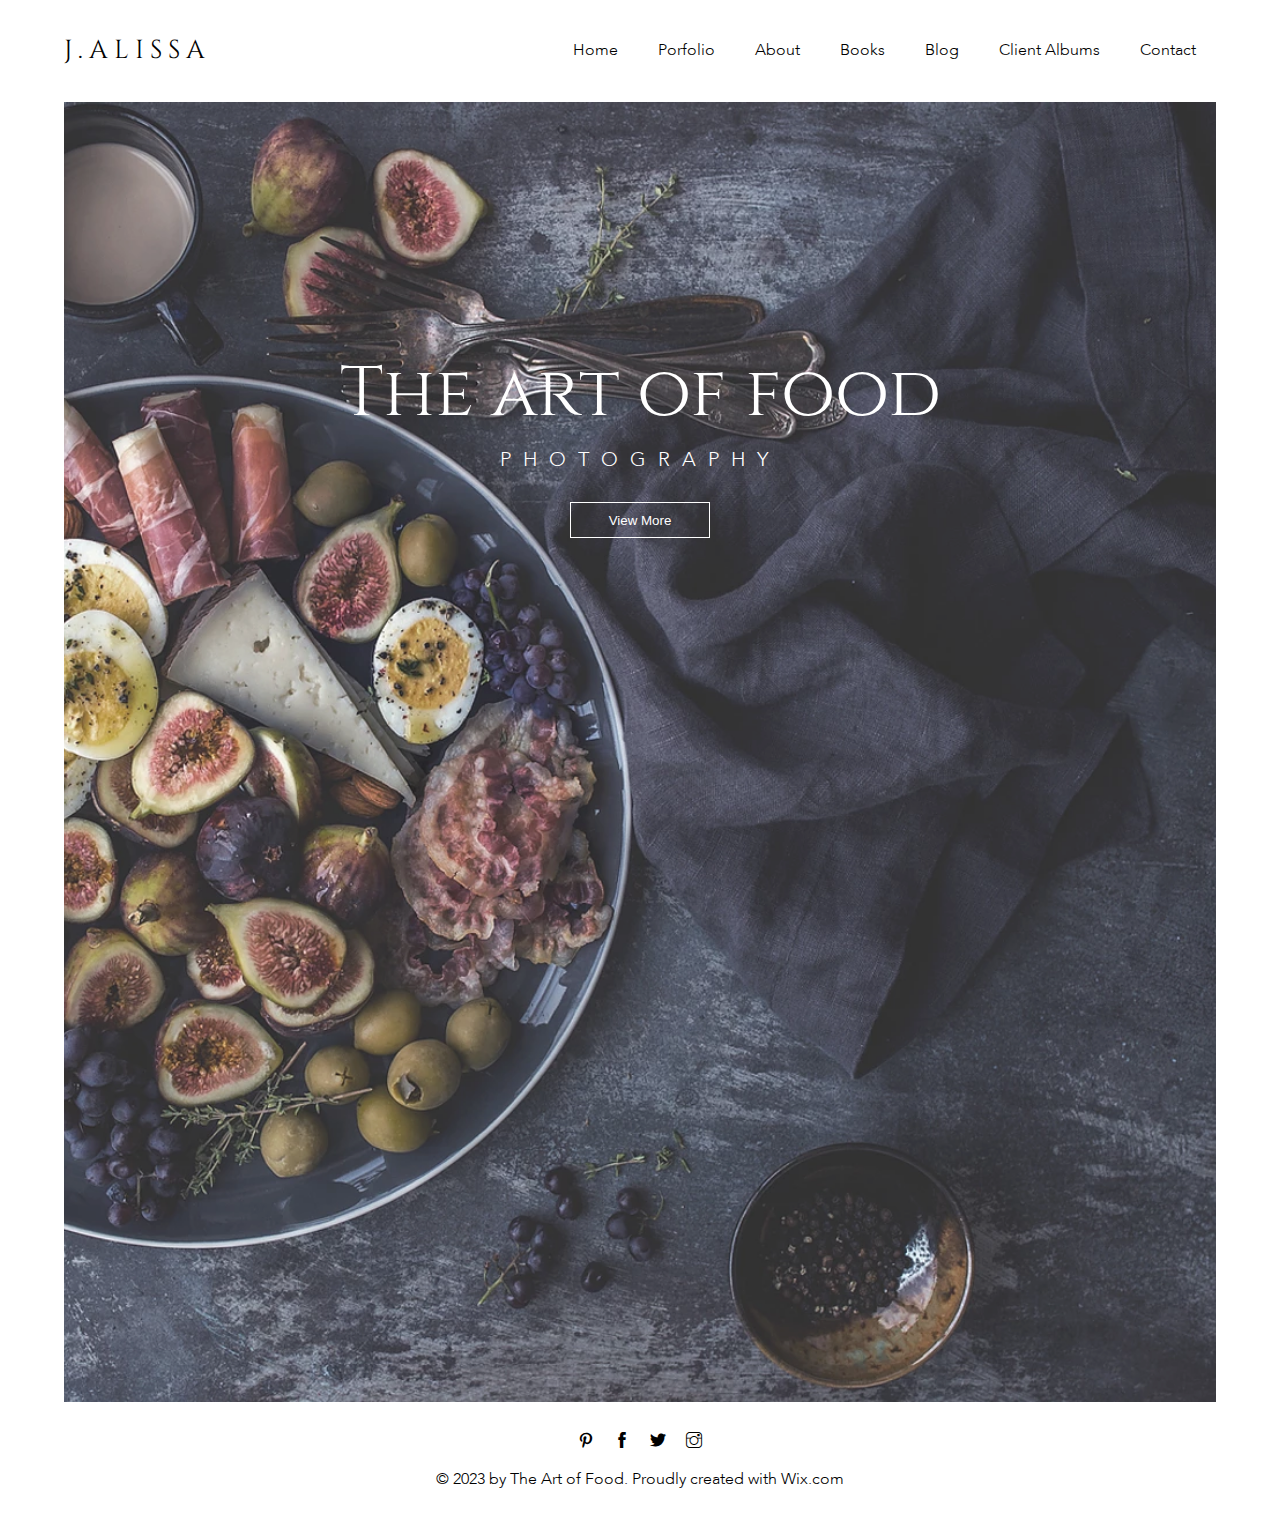
<file: index.html>
<!DOCTYPE html>
<html lang="en">
<head>
    <meta charset="UTF-8">
    <meta http-equiv="X-UA-Compatible" content="IE=edge">
    <meta name="viewport" content="width=device-width, initial-scale=1.0">
    <title>J.Alissa</title>
    <link rel="stylesheet" href="./assets/css/style.css">
    <link rel="stylesheet" href="./assets/fonts/themify-icons/themify-icons.css">
</head>
<body>
    <script lang="javascript" type="text/javascript" src="header.txt"></script>

    <div class="container container-height">
        <div class="main-img"></div>
        <div class="main-text">
            <h1>The art of food</h1>
            <h3>PHOTOGRAPHY</h3>
            <div class="button">
                <a href="porfolio.html" target="_blank">
                    <input class="view-button" type="button" value="View More"> 
                </a>
            </div>
            
        </div>
    </div>

    <script lang="javascript" type="text/javascript" src="footer.txt"></script>
    
</body>
</html>
</file>
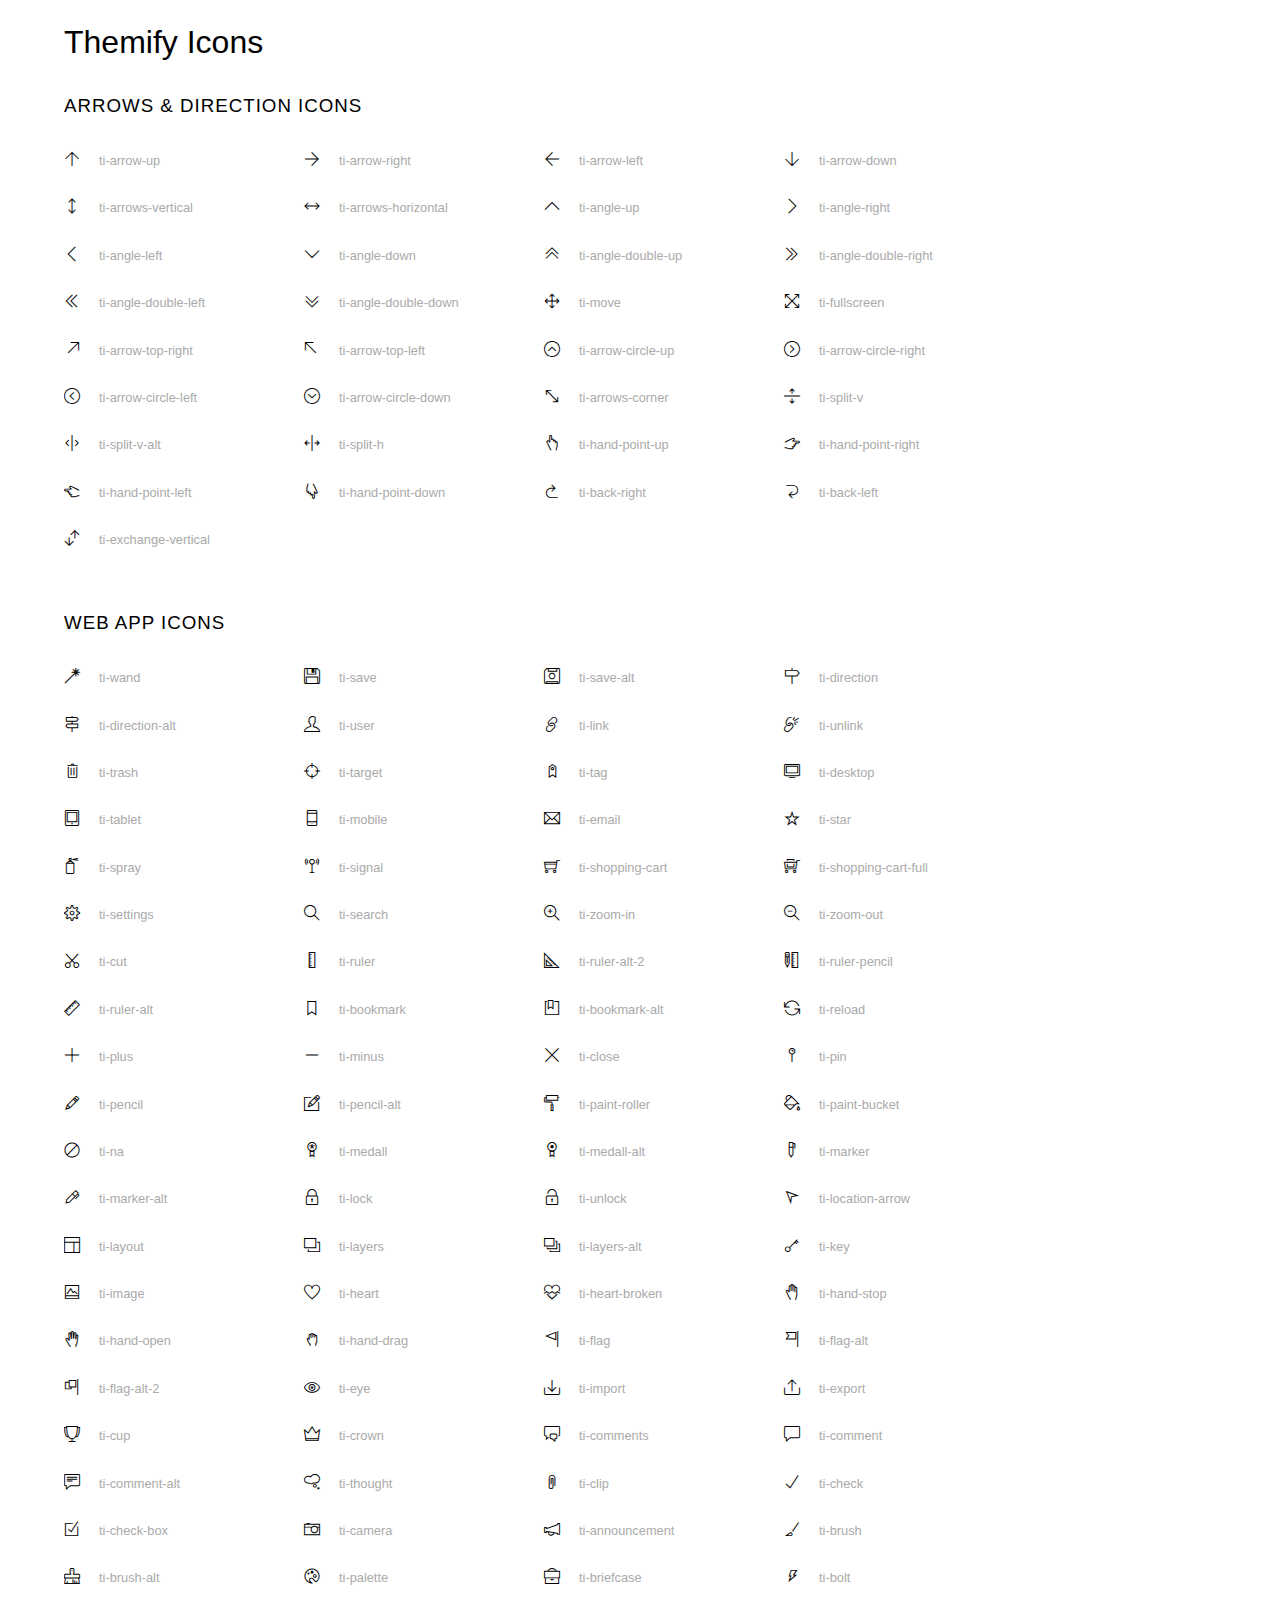
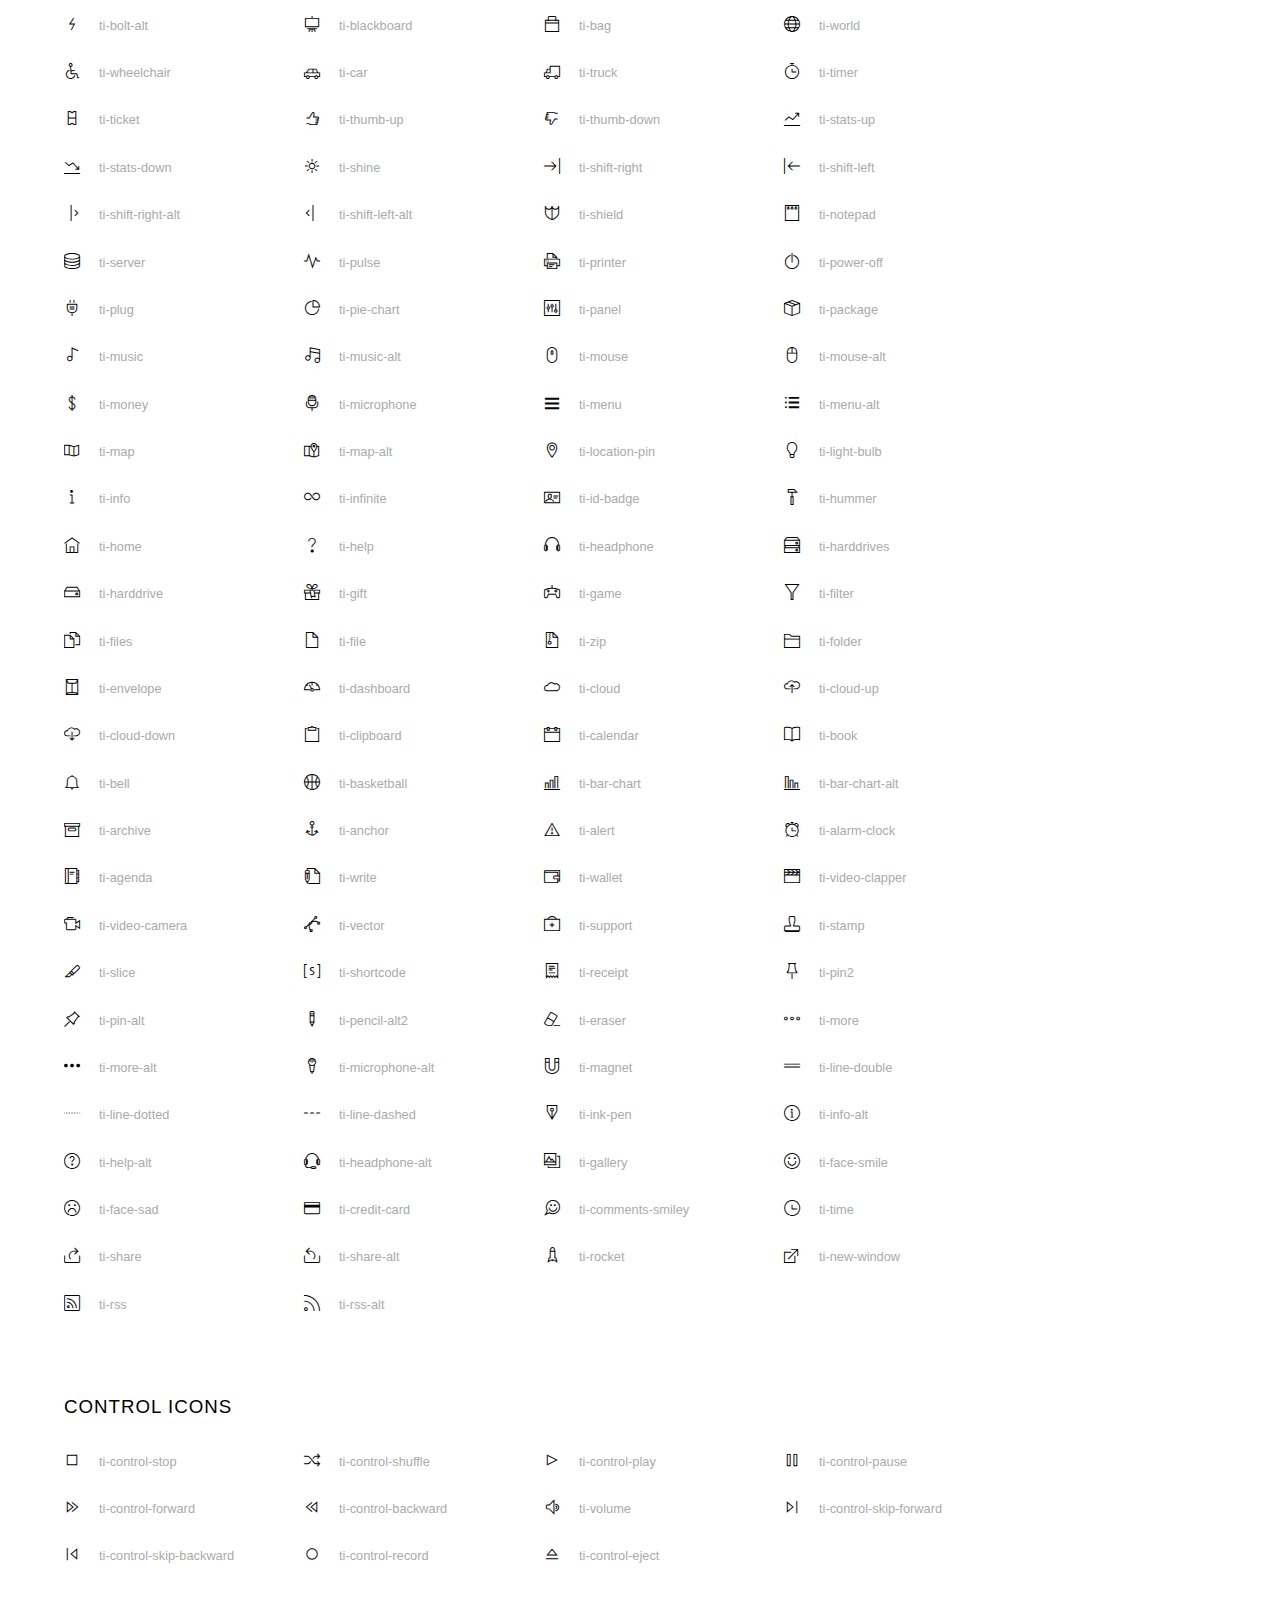
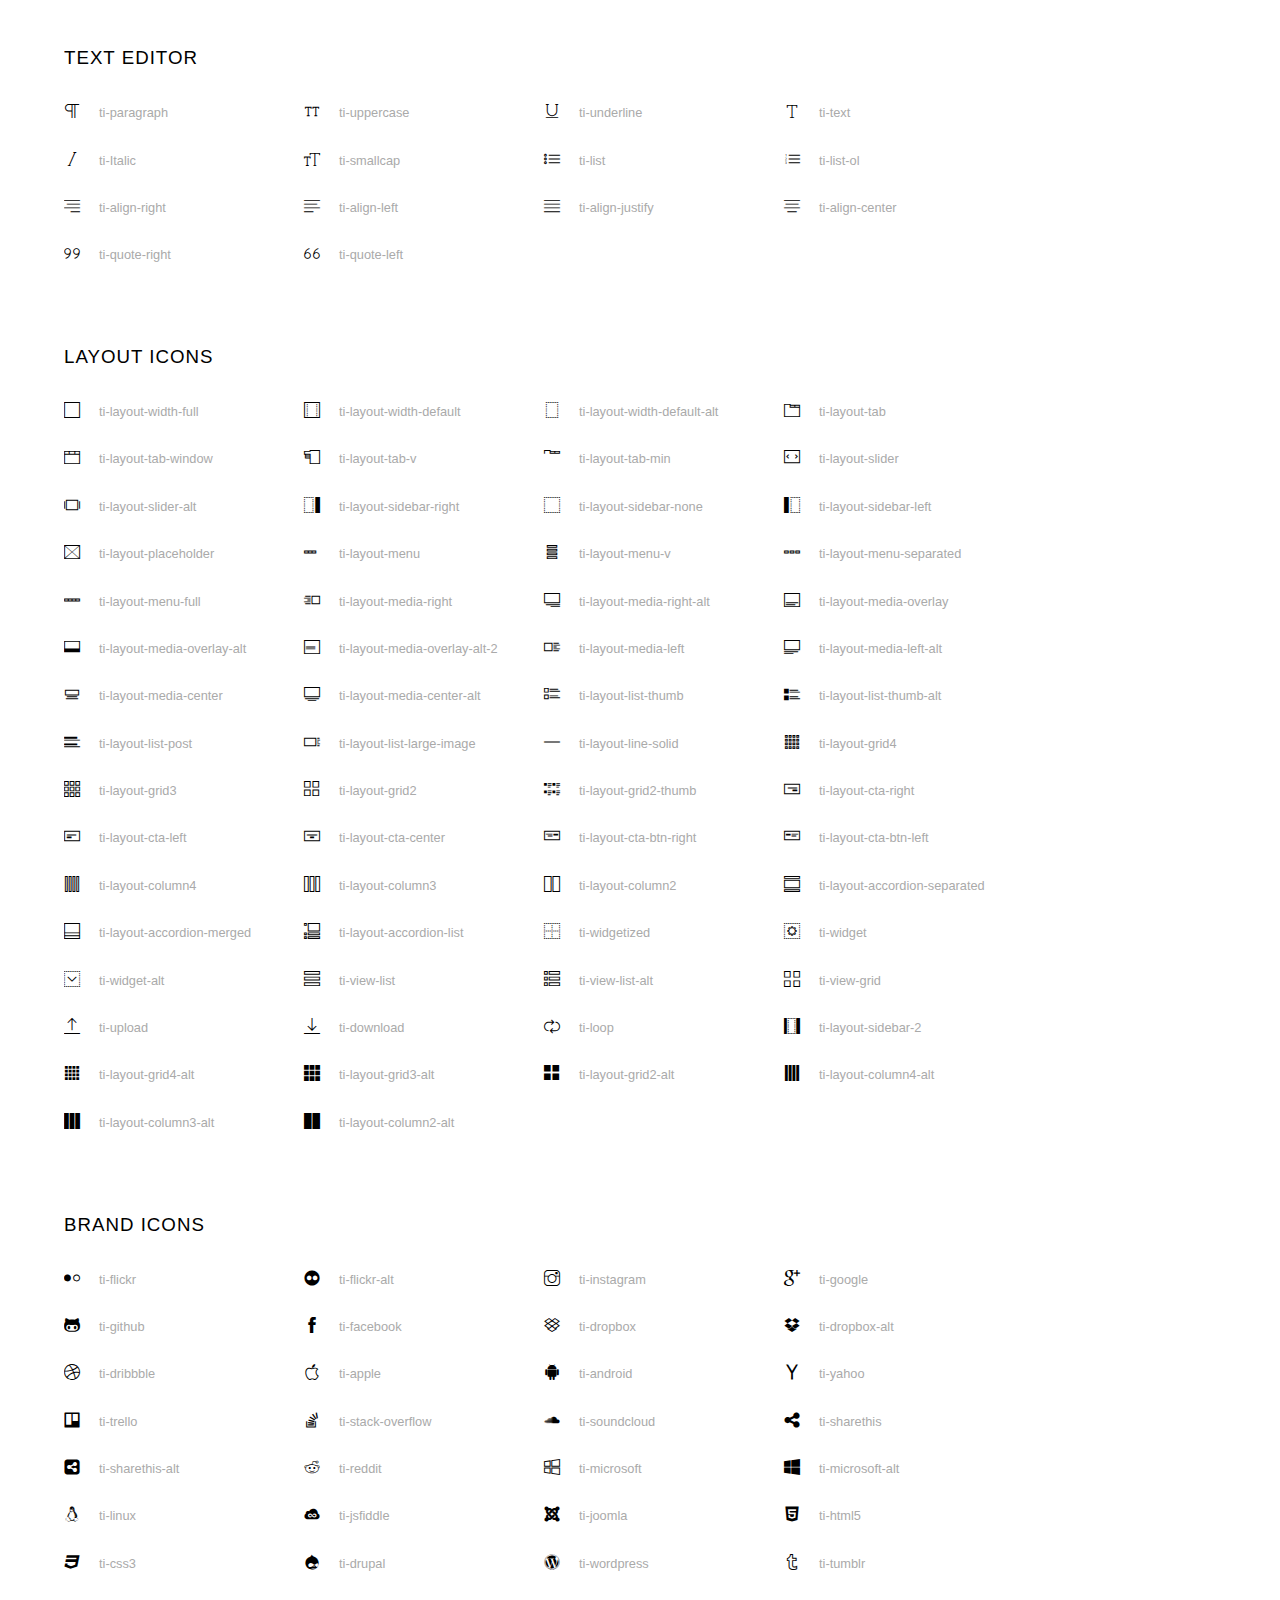
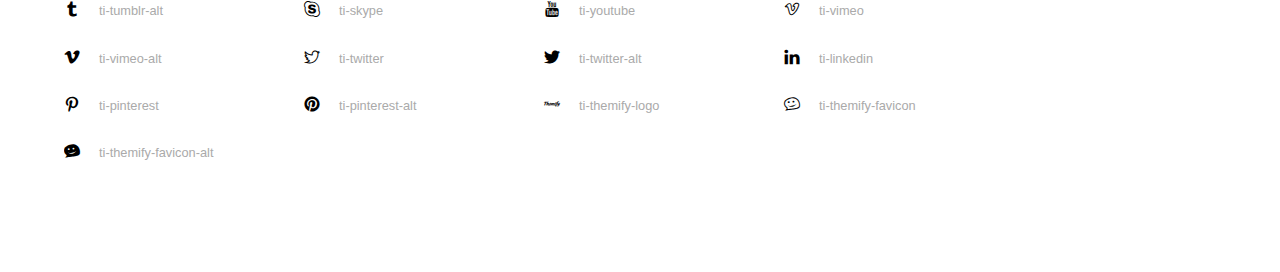
<file: assets/fonts/themify-icons/index.html>
<!doctype html>
<html>
<head>
	<meta charset="utf-8">
	<title>Themify Icon Font</title>
	<meta name="viewport" content="width=device-width">
	<link rel="stylesheet" href="demo-files/demo.css">
	<link rel="stylesheet" href="themify-icons.css">
	<!--[if lt IE 8]><!-->
	<link rel="stylesheet" href="ie7/ie7.css">
	<!--<![endif]-->
</head>
<body>
	<h1>Themify Icons</h1>

	<div class="icon-section">

		<div class="icon-section">
			<h3>Arrows &amp; Direction Icons </h3>

			<div class="icon-container">
				<span class="ti-arrow-up"></span><span class="icon-name"> ti-arrow-up</span>
			</div>
			<div class="icon-container">
				<span class="ti-arrow-right"></span><span class="icon-name"> ti-arrow-right</span>
			</div>
			<div class="icon-container">
				<span class="ti-arrow-left"></span><span class="icon-name"> ti-arrow-left</span>
			</div>
			<div class="icon-container">
				<span class="ti-arrow-down"></span><span class="icon-name"> ti-arrow-down</span>
			</div>
			<div class="icon-container">
				<span class="ti-arrows-vertical"></span><span class="icon-name"> ti-arrows-vertical</span>
			</div>
			<div class="icon-container">
				<span class="ti-arrows-horizontal"></span><span class="icon-name"> ti-arrows-horizontal</span>
			</div>
			<div class="icon-container">
				<span class="ti-angle-up"></span><span class="icon-name"> ti-angle-up</span>
			</div>
			<div class="icon-container">
				<span class="ti-angle-right"></span><span class="icon-name"> ti-angle-right</span>
			</div>
			<div class="icon-container">
				<span class="ti-angle-left"></span><span class="icon-name"> ti-angle-left</span>
			</div>
			<div class="icon-container">
				<span class="ti-angle-down"></span><span class="icon-name"> ti-angle-down</span>
			</div>	
			<div class="icon-container">
				<span class="ti-angle-double-up"></span><span class="icon-name"> ti-angle-double-up</span>
			</div>
			<div class="icon-container">
				<span class="ti-angle-double-right"></span><span class="icon-name"> ti-angle-double-right</span>
			</div>
			<div class="icon-container">
				<span class="ti-angle-double-left"></span><span class="icon-name"> ti-angle-double-left</span>
			</div>
			<div class="icon-container">
				<span class="ti-angle-double-down"></span><span class="icon-name"> ti-angle-double-down</span>
			</div>					
			<div class="icon-container">
				<span class="ti-move"></span><span class="icon-name"> ti-move</span>
			</div>
			<div class="icon-container">
				<span class="ti-fullscreen"></span><span class="icon-name"> ti-fullscreen</span>
			</div>
			<div class="icon-container">
				<span class="ti-arrow-top-right"></span><span class="icon-name"> ti-arrow-top-right</span>
			</div>
			<div class="icon-container">
				<span class="ti-arrow-top-left"></span><span class="icon-name"> ti-arrow-top-left</span>
			</div>
			<div class="icon-container">
				<span class="ti-arrow-circle-up"></span><span class="icon-name"> ti-arrow-circle-up</span>
			</div>
			<div class="icon-container">
				<span class="ti-arrow-circle-right"></span><span class="icon-name"> ti-arrow-circle-right</span>
			</div>
			<div class="icon-container">
				<span class="ti-arrow-circle-left"></span><span class="icon-name"> ti-arrow-circle-left</span>
			</div>
			<div class="icon-container">
				<span class="ti-arrow-circle-down"></span><span class="icon-name"> ti-arrow-circle-down</span>
			</div>
			<div class="icon-container">
				<span class="ti-arrows-corner"></span><span class="icon-name"> ti-arrows-corner</span>
			</div>
			<div class="icon-container">
				<span class="ti-split-v"></span><span class="icon-name"> ti-split-v</span>
			</div>

			<div class="icon-container">
				<span class="ti-split-v-alt"></span><span class="icon-name"> ti-split-v-alt</span>
			</div>
			<div class="icon-container">
				<span class="ti-split-h"></span><span class="icon-name"> ti-split-h</span>
			</div>
			<div class="icon-container">
				<span class="ti-hand-point-up"></span><span class="icon-name"> ti-hand-point-up</span>
			</div>
			<div class="icon-container">
				<span class="ti-hand-point-right"></span><span class="icon-name"> ti-hand-point-right</span>
			</div>
			<div class="icon-container">
				<span class="ti-hand-point-left"></span><span class="icon-name"> ti-hand-point-left</span>
			</div>
			<div class="icon-container">
				<span class="ti-hand-point-down"></span><span class="icon-name"> ti-hand-point-down</span>
			</div>
			<div class="icon-container">
				<span class="ti-back-right"></span><span class="icon-name"> ti-back-right</span>
			</div>
			<div class="icon-container">
				<span class="ti-back-left"></span><span class="icon-name"> ti-back-left</span>
			</div>
			<div class="icon-container">
				<span class="ti-exchange-vertical"></span><span class="icon-name"> ti-exchange-vertical</span>
			</div>

		</div> <!-- Arrows Icons -->



		<h3>Web App Icons</h3>
		
		<div class="icon-section">

			<div class="icon-container">
				<span class="ti-wand"></span><span class="icon-name"> ti-wand</span>
			</div>
			<div class="icon-container">
				<span class="ti-save"></span><span class="icon-name"> ti-save</span>
			</div>
			<div class="icon-container">
				<span class="ti-save-alt"></span><span class="icon-name"> ti-save-alt</span>
			</div>

			<div class="icon-container">
				<span class="ti-direction"></span><span class="icon-name"> ti-direction</span>
			</div>
			<div class="icon-container">
				<span class="ti-direction-alt"></span><span class="icon-name"> ti-direction-alt</span>
			</div>
			<div class="icon-container">
				<span class="ti-user"></span><span class="icon-name"> ti-user</span>
			</div>
			<div class="icon-container">
				<span class="ti-link"></span><span class="icon-name"> ti-link</span>
			</div>
			<div class="icon-container">
				<span class="ti-unlink"></span><span class="icon-name"> ti-unlink</span>
			</div>
			<div class="icon-container">
				<span class="ti-trash"></span><span class="icon-name"> ti-trash</span>
			</div>
			<div class="icon-container">
				<span class="ti-target"></span><span class="icon-name"> ti-target</span>
			</div>
			<div class="icon-container">
				<span class="ti-tag"></span><span class="icon-name"> ti-tag</span>
			</div>
			<div class="icon-container">
				<span class="ti-desktop"></span><span class="icon-name"> ti-desktop</span>
			</div>
			<div class="icon-container">
				<span class="ti-tablet"></span><span class="icon-name"> ti-tablet</span>
			</div>
			<div class="icon-container">
				<span class="ti-mobile"></span><span class="icon-name"> ti-mobile</span>
			</div>
			<div class="icon-container">
				<span class="ti-email"></span><span class="icon-name"> ti-email</span>
			</div>	
			<div class="icon-container">
				<span class="ti-star"></span><span class="icon-name"> ti-star</span>
			</div>
			<div class="icon-container">
				<span class="ti-spray"></span><span class="icon-name"> ti-spray</span>
			</div>
			<div class="icon-container">
				<span class="ti-signal"></span><span class="icon-name"> ti-signal</span>
			</div>
			<div class="icon-container">
				<span class="ti-shopping-cart"></span><span class="icon-name"> ti-shopping-cart</span>
			</div>
			<div class="icon-container">
				<span class="ti-shopping-cart-full"></span><span class="icon-name"> ti-shopping-cart-full</span>
			</div>
			<div class="icon-container">
				<span class="ti-settings"></span><span class="icon-name"> ti-settings</span>
			</div>
			<div class="icon-container">
				<span class="ti-search"></span><span class="icon-name"> ti-search</span>
			</div>
			<div class="icon-container">
				<span class="ti-zoom-in"></span><span class="icon-name"> ti-zoom-in</span>
			</div>
			<div class="icon-container">
				<span class="ti-zoom-out"></span><span class="icon-name"> ti-zoom-out</span>
			</div>
			<div class="icon-container">
				<span class="ti-cut"></span><span class="icon-name"> ti-cut</span>
			</div>
			<div class="icon-container">
				<span class="ti-ruler"></span><span class="icon-name"> ti-ruler</span>
			</div>
			<div class="icon-container">
				<span class="ti-ruler-alt-2"></span><span class="icon-name"> ti-ruler-alt-2</span>
			</div>			
			<div class="icon-container">
				<span class="ti-ruler-pencil"></span><span class="icon-name"> ti-ruler-pencil</span>
			</div>
			<div class="icon-container">
				<span class="ti-ruler-alt"></span><span class="icon-name"> ti-ruler-alt</span>
			</div>
			<div class="icon-container">
				<span class="ti-bookmark"></span><span class="icon-name"> ti-bookmark</span>
			</div>
			<div class="icon-container">
				<span class="ti-bookmark-alt"></span><span class="icon-name"> ti-bookmark-alt</span>
			</div>
			<div class="icon-container">
				<span class="ti-reload"></span><span class="icon-name"> ti-reload</span>
			</div>
			<div class="icon-container">
				<span class="ti-plus"></span><span class="icon-name"> ti-plus</span>
			</div>
			<div class="icon-container">
				<span class="ti-minus"></span><span class="icon-name"> ti-minus</span>
			</div>
			<div class="icon-container">
				<span class="ti-close"></span><span class="icon-name"> ti-close</span>
			</div>			
			<div class="icon-container">
				<span class="ti-pin"></span><span class="icon-name"> ti-pin</span>
			</div>
			<div class="icon-container">
				<span class="ti-pencil"></span><span class="icon-name"> ti-pencil</span>
			</div>
					
		  	<div class="icon-container">
				<span class="ti-pencil-alt"></span><span class="icon-name"> ti-pencil-alt</span>
			</div>
			<div class="icon-container">
				<span class="ti-paint-roller"></span><span class="icon-name"> ti-paint-roller</span>
			</div>
			<div class="icon-container">
				<span class="ti-paint-bucket"></span><span class="icon-name"> ti-paint-bucket</span>
			</div>
			<div class="icon-container">
				<span class="ti-na"></span><span class="icon-name"> ti-na</span>
			</div>
			<div class="icon-container">
				<span class="ti-medall"></span><span class="icon-name"> ti-medall</span>
			</div>
			<div class="icon-container">
				<span class="ti-medall-alt"></span><span class="icon-name"> ti-medall-alt</span>
			</div>
			<div class="icon-container">
				<span class="ti-marker"></span><span class="icon-name"> ti-marker</span>
			</div>
			<div class="icon-container">
				<span class="ti-marker-alt"></span><span class="icon-name"> ti-marker-alt</span>
			</div>

			<div class="icon-container">
				<span class="ti-lock"></span><span class="icon-name"> ti-lock</span>
			</div>
			<div class="icon-container">
				<span class="ti-unlock"></span><span class="icon-name"> ti-unlock</span>
			</div>
			<div class="icon-container">
				<span class="ti-location-arrow"></span><span class="icon-name"> ti-location-arrow</span>
			</div>
			<div class="icon-container">
				<span class="ti-layout"></span><span class="icon-name"> ti-layout</span>
			</div>
			<div class="icon-container">
				<span class="ti-layers"></span><span class="icon-name"> ti-layers</span>
			</div>
			<div class="icon-container">
				<span class="ti-layers-alt"></span><span class="icon-name"> ti-layers-alt</span>
			</div>
			<div class="icon-container">
				<span class="ti-key"></span><span class="icon-name"> ti-key</span>
			</div>
			<div class="icon-container">
				<span class="ti-image"></span><span class="icon-name"> ti-image</span>
			</div>
			<div class="icon-container">
				<span class="ti-heart"></span><span class="icon-name"> ti-heart</span>
			</div>
			<div class="icon-container">
				<span class="ti-heart-broken"></span><span class="icon-name"> ti-heart-broken</span>
			</div>
			<div class="icon-container">
				<span class="ti-hand-stop"></span><span class="icon-name"> ti-hand-stop</span>
			</div>
			<div class="icon-container">
				<span class="ti-hand-open"></span><span class="icon-name"> ti-hand-open</span>
			</div>
			<div class="icon-container">
				<span class="ti-hand-drag"></span><span class="icon-name"> ti-hand-drag</span>
			</div>
			<div class="icon-container">
				<span class="ti-flag"></span><span class="icon-name"> ti-flag</span>
			</div>
			<div class="icon-container">
				<span class="ti-flag-alt"></span><span class="icon-name"> ti-flag-alt</span>
			</div>
			<div class="icon-container">
				<span class="ti-flag-alt-2"></span><span class="icon-name"> ti-flag-alt-2</span>
			</div>
			<div class="icon-container">
				<span class="ti-eye"></span><span class="icon-name"> ti-eye</span>
			</div>
			<div class="icon-container">
				<span class="ti-import"></span><span class="icon-name"> ti-import</span>
			</div>			
			<div class="icon-container">
				<span class="ti-export"></span><span class="icon-name"> ti-export</span>
			</div>
			<div class="icon-container">
				<span class="ti-cup"></span><span class="icon-name"> ti-cup</span>
			</div>
			<div class="icon-container">
				<span class="ti-crown"></span><span class="icon-name"> ti-crown</span>
			</div>
			<div class="icon-container">
				<span class="ti-comments"></span><span class="icon-name"> ti-comments</span>
			</div>
			<div class="icon-container">
				<span class="ti-comment"></span><span class="icon-name"> ti-comment</span>
			</div>
			<div class="icon-container">
				<span class="ti-comment-alt"></span><span class="icon-name"> ti-comment-alt</span>
			</div>
			<div class="icon-container">
				<span class="ti-thought"></span><span class="icon-name"> ti-thought</span>
			</div>			
			<div class="icon-container">
				<span class="ti-clip"></span><span class="icon-name"> ti-clip</span>
			</div>

			<div class="icon-container">
				<span class="ti-check"></span><span class="icon-name"> ti-check</span>
			</div>
			<div class="icon-container">
				<span class="ti-check-box"></span><span class="icon-name"> ti-check-box</span>
			</div>
			<div class="icon-container">
				<span class="ti-camera"></span><span class="icon-name"> ti-camera</span>
			</div>
			<div class="icon-container">
				<span class="ti-announcement"></span><span class="icon-name"> ti-announcement</span>
			</div>
			<div class="icon-container">
				<span class="ti-brush"></span><span class="icon-name"> ti-brush</span>
			</div>
			<div class="icon-container">
				<span class="ti-brush-alt"></span><span class="icon-name"> ti-brush-alt</span>
			</div>
			<div class="icon-container">
				<span class="ti-palette"></span><span class="icon-name"> ti-palette</span>
			</div>			
			<div class="icon-container">
				<span class="ti-briefcase"></span><span class="icon-name"> ti-briefcase</span>
			</div>
			<div class="icon-container">
				<span class="ti-bolt"></span><span class="icon-name"> ti-bolt</span>
			</div>
			<div class="icon-container">
				<span class="ti-bolt-alt"></span><span class="icon-name"> ti-bolt-alt</span>
			</div>
			<div class="icon-container">
				<span class="ti-blackboard"></span><span class="icon-name"> ti-blackboard</span>
			</div>
			<div class="icon-container">
				<span class="ti-bag"></span><span class="icon-name"> ti-bag</span>
			</div>
			<div class="icon-container">
				<span class="ti-world"></span><span class="icon-name"> ti-world</span>
			</div>
			<div class="icon-container">
				<span class="ti-wheelchair"></span><span class="icon-name"> ti-wheelchair</span>
			</div>
			<div class="icon-container">
				<span class="ti-car"></span><span class="icon-name"> ti-car</span>
			</div>
			<div class="icon-container">
				<span class="ti-truck"></span><span class="icon-name"> ti-truck</span>
			</div>
			<div class="icon-container">
				<span class="ti-timer"></span><span class="icon-name"> ti-timer</span>
			</div>
			<div class="icon-container">
				<span class="ti-ticket"></span><span class="icon-name"> ti-ticket</span>
			</div>
			<div class="icon-container">
				<span class="ti-thumb-up"></span><span class="icon-name"> ti-thumb-up</span>
			</div>
			<div class="icon-container">
				<span class="ti-thumb-down"></span><span class="icon-name"> ti-thumb-down</span>
			</div>

			<div class="icon-container">
				<span class="ti-stats-up"></span><span class="icon-name"> ti-stats-up</span>
			</div>
			<div class="icon-container">
				<span class="ti-stats-down"></span><span class="icon-name"> ti-stats-down</span>
			</div>
			<div class="icon-container">
				<span class="ti-shine"></span><span class="icon-name"> ti-shine</span>
			</div>
			<div class="icon-container">
				<span class="ti-shift-right"></span><span class="icon-name"> ti-shift-right</span>
			</div>
			<div class="icon-container">
				<span class="ti-shift-left"></span><span class="icon-name"> ti-shift-left</span>
			</div>

			<div class="icon-container">
				<span class="ti-shift-right-alt"></span><span class="icon-name"> ti-shift-right-alt</span>
			</div>
			<div class="icon-container">
				<span class="ti-shift-left-alt"></span><span class="icon-name"> ti-shift-left-alt</span>
			</div>
			<div class="icon-container">
				<span class="ti-shield"></span><span class="icon-name"> ti-shield</span>
			</div>
			<div class="icon-container">
				<span class="ti-notepad"></span><span class="icon-name"> ti-notepad</span>
			</div>
			<div class="icon-container">
				<span class="ti-server"></span><span class="icon-name"> ti-server</span>
			</div>

			<div class="icon-container">
				<span class="ti-pulse"></span><span class="icon-name"> ti-pulse</span>
			</div>
			<div class="icon-container">
				<span class="ti-printer"></span><span class="icon-name"> ti-printer</span>
			</div>
			<div class="icon-container">
				<span class="ti-power-off"></span><span class="icon-name"> ti-power-off</span>
			</div>
			<div class="icon-container">
				<span class="ti-plug"></span><span class="icon-name"> ti-plug</span>
			</div>
			<div class="icon-container">
				<span class="ti-pie-chart"></span><span class="icon-name"> ti-pie-chart</span>
			</div>

			<div class="icon-container">
				<span class="ti-panel"></span><span class="icon-name"> ti-panel</span>
			</div>
			<div class="icon-container">
				<span class="ti-package"></span><span class="icon-name"> ti-package</span>
			</div>
			<div class="icon-container">
				<span class="ti-music"></span><span class="icon-name"> ti-music</span>
			</div>
			<div class="icon-container">
				<span class="ti-music-alt"></span><span class="icon-name"> ti-music-alt</span>
			</div>
			<div class="icon-container">
				<span class="ti-mouse"></span><span class="icon-name"> ti-mouse</span>
			</div>
			<div class="icon-container">
				<span class="ti-mouse-alt"></span><span class="icon-name"> ti-mouse-alt</span>
			</div>
			<div class="icon-container">
				<span class="ti-money"></span><span class="icon-name"> ti-money</span>
			</div>
			<div class="icon-container">
				<span class="ti-microphone"></span><span class="icon-name"> ti-microphone</span>
			</div>
			<div class="icon-container">
				<span class="ti-menu"></span><span class="icon-name"> ti-menu</span>
			</div>
			<div class="icon-container">
				<span class="ti-menu-alt"></span><span class="icon-name"> ti-menu-alt</span>
			</div>
			<div class="icon-container">
				<span class="ti-map"></span><span class="icon-name"> ti-map</span>
			</div>
			<div class="icon-container">
				<span class="ti-map-alt"></span><span class="icon-name"> ti-map-alt</span>
			</div>

			<div class="icon-container">
				<span class="ti-location-pin"></span><span class="icon-name"> ti-location-pin</span>
			</div>

			<div class="icon-container">
				<span class="ti-light-bulb"></span><span class="icon-name"> ti-light-bulb</span>
			</div>
			<div class="icon-container">
				<span class="ti-info"></span><span class="icon-name"> ti-info</span>
			</div>
			<div class="icon-container">
				<span class="ti-infinite"></span><span class="icon-name"> ti-infinite</span>
			</div>
			<div class="icon-container">
				<span class="ti-id-badge"></span><span class="icon-name"> ti-id-badge</span>
			</div>
			<div class="icon-container">
				<span class="ti-hummer"></span><span class="icon-name"> ti-hummer</span>
			</div>
			<div class="icon-container">
				<span class="ti-home"></span><span class="icon-name"> ti-home</span>
			</div>
			<div class="icon-container">
				<span class="ti-help"></span><span class="icon-name"> ti-help</span>
			</div>
			<div class="icon-container">
				<span class="ti-headphone"></span><span class="icon-name"> ti-headphone</span>
			</div>
			<div class="icon-container">
				<span class="ti-harddrives"></span><span class="icon-name"> ti-harddrives</span>
			</div>
			<div class="icon-container">
				<span class="ti-harddrive"></span><span class="icon-name"> ti-harddrive</span>
			</div>
			<div class="icon-container">
				<span class="ti-gift"></span><span class="icon-name"> ti-gift</span>
			</div>
			<div class="icon-container">
				<span class="ti-game"></span><span class="icon-name"> ti-game</span>
			</div>
			<div class="icon-container">
				<span class="ti-filter"></span><span class="icon-name"> ti-filter</span>
			</div>
			<div class="icon-container">
				<span class="ti-files"></span><span class="icon-name"> ti-files</span>
			</div>
			<div class="icon-container">
				<span class="ti-file"></span><span class="icon-name"> ti-file</span>
			</div>
			<div class="icon-container">
				<span class="ti-zip"></span><span class="icon-name"> ti-zip</span>
			</div>
			<div class="icon-container">
				<span class="ti-folder"></span><span class="icon-name"> ti-folder</span>
			</div>			
			<div class="icon-container">
				<span class="ti-envelope"></span><span class="icon-name"> ti-envelope</span>
			</div>


			<div class="icon-container">
				<span class="ti-dashboard"></span><span class="icon-name"> ti-dashboard</span>
			</div>
			<div class="icon-container">
				<span class="ti-cloud"></span><span class="icon-name"> ti-cloud</span>
			</div>
			<div class="icon-container">
				<span class="ti-cloud-up"></span><span class="icon-name"> ti-cloud-up</span>
			</div>
			<div class="icon-container">
				<span class="ti-cloud-down"></span><span class="icon-name"> ti-cloud-down</span>
			</div>
			<div class="icon-container">
				<span class="ti-clipboard"></span><span class="icon-name"> ti-clipboard</span>
			</div>
			<div class="icon-container">
				<span class="ti-calendar"></span><span class="icon-name"> ti-calendar</span>
			</div>
			<div class="icon-container">
				<span class="ti-book"></span><span class="icon-name"> ti-book</span>
			</div>
			<div class="icon-container">
				<span class="ti-bell"></span><span class="icon-name"> ti-bell</span>
			</div>
			<div class="icon-container">
				<span class="ti-basketball"></span><span class="icon-name"> ti-basketball</span>
			</div>
			<div class="icon-container">
				<span class="ti-bar-chart"></span><span class="icon-name"> ti-bar-chart</span>
			</div>
			<div class="icon-container">
				<span class="ti-bar-chart-alt"></span><span class="icon-name"> ti-bar-chart-alt</span>
			</div>


			<div class="icon-container">
				<span class="ti-archive"></span><span class="icon-name"> ti-archive</span>
			</div>
			<div class="icon-container">
				<span class="ti-anchor"></span><span class="icon-name"> ti-anchor</span>
			</div>

			<div class="icon-container">
				<span class="ti-alert"></span><span class="icon-name"> ti-alert</span>
			</div>
			<div class="icon-container">
				<span class="ti-alarm-clock"></span><span class="icon-name"> ti-alarm-clock</span>
			</div>
			<div class="icon-container">
				<span class="ti-agenda"></span><span class="icon-name"> ti-agenda</span>
			</div>
			<div class="icon-container">
				<span class="ti-write"></span><span class="icon-name"> ti-write</span>
			</div>

			<div class="icon-container">
				<span class="ti-wallet"></span><span class="icon-name"> ti-wallet</span>
			</div>
			<div class="icon-container">
				<span class="ti-video-clapper"></span><span class="icon-name"> ti-video-clapper</span>
			</div>
			<div class="icon-container">
				<span class="ti-video-camera"></span><span class="icon-name"> ti-video-camera</span>
			</div>
			<div class="icon-container">
				<span class="ti-vector"></span><span class="icon-name"> ti-vector</span>
			</div>

			<div class="icon-container">
				<span class="ti-support"></span><span class="icon-name"> ti-support</span>
			</div>
			<div class="icon-container">
				<span class="ti-stamp"></span><span class="icon-name"> ti-stamp</span>
			</div>
			<div class="icon-container">
				<span class="ti-slice"></span><span class="icon-name"> ti-slice</span>
			</div>
			<div class="icon-container">
				<span class="ti-shortcode"></span><span class="icon-name"> ti-shortcode</span>
			</div>
			<div class="icon-container">
				<span class="ti-receipt"></span><span class="icon-name"> ti-receipt</span>
			</div>
			<div class="icon-container">
				<span class="ti-pin2"></span><span class="icon-name"> ti-pin2</span>
			</div>
			<div class="icon-container">
				<span class="ti-pin-alt"></span><span class="icon-name"> ti-pin-alt</span>
			</div>
			<div class="icon-container">
				<span class="ti-pencil-alt2"></span><span class="icon-name"> ti-pencil-alt2</span>
			</div>
			<div class="icon-container">
				<span class="ti-eraser"></span><span class="icon-name"> ti-eraser</span>
			</div>			
			<div class="icon-container">
				<span class="ti-more"></span><span class="icon-name"> ti-more</span>
			</div>
			<div class="icon-container">
				<span class="ti-more-alt"></span><span class="icon-name"> ti-more-alt</span>
			</div>
			<div class="icon-container">
				<span class="ti-microphone-alt"></span><span class="icon-name"> ti-microphone-alt</span>
			</div>
			<div class="icon-container">
				<span class="ti-magnet"></span><span class="icon-name"> ti-magnet</span>
			</div>
			<div class="icon-container">
				<span class="ti-line-double"></span><span class="icon-name"> ti-line-double</span>
			</div>
			<div class="icon-container">
				<span class="ti-line-dotted"></span><span class="icon-name"> ti-line-dotted</span>
			</div>
			<div class="icon-container">
				<span class="ti-line-dashed"></span><span class="icon-name"> ti-line-dashed</span>
			</div>

			<div class="icon-container">
				<span class="ti-ink-pen"></span><span class="icon-name"> ti-ink-pen</span>
			</div>
			<div class="icon-container">
				<span class="ti-info-alt"></span><span class="icon-name"> ti-info-alt</span>
			</div>
			<div class="icon-container">
				<span class="ti-help-alt"></span><span class="icon-name"> ti-help-alt</span>
			</div>
			<div class="icon-container">
				<span class="ti-headphone-alt"></span><span class="icon-name"> ti-headphone-alt</span>
			</div>

			<div class="icon-container">
				<span class="ti-gallery"></span><span class="icon-name"> ti-gallery</span>
			</div>
			<div class="icon-container">
				<span class="ti-face-smile"></span><span class="icon-name"> ti-face-smile</span>
			</div>
			<div class="icon-container">
				<span class="ti-face-sad"></span><span class="icon-name"> ti-face-sad</span>
			</div>
			<div class="icon-container">
				<span class="ti-credit-card"></span><span class="icon-name"> ti-credit-card</span>
			</div>
			<div class="icon-container">
				<span class="ti-comments-smiley"></span><span class="icon-name"> ti-comments-smiley</span>
			</div>
			<div class="icon-container">
				<span class="ti-time"></span><span class="icon-name"> ti-time</span>
			</div>
			<div class="icon-container">
				<span class="ti-share"></span><span class="icon-name"> ti-share</span>
			</div>
			<div class="icon-container">
				<span class="ti-share-alt"></span><span class="icon-name"> ti-share-alt</span>
			</div>
			<div class="icon-container">
				<span class="ti-rocket"></span><span class="icon-name"> ti-rocket</span>
			</div>

			<div class="icon-container">
				<span class="ti-new-window"></span><span class="icon-name"> ti-new-window</span>
			</div>

			<div class="icon-container">
				<span class="ti-rss"></span><span class="icon-name"> ti-rss</span>
			</div>

			<div class="icon-container">
				<span class="ti-rss-alt"></span><span class="icon-name"> ti-rss-alt</span>
			</div>
			
		</div><!-- Web App Icons -->


		<div class="icon-section">
			<h3>Control Icons</h3>
			<div class="icon-container">
				<span class="ti-control-stop"></span><span class="icon-name"> ti-control-stop</span>
			</div>
			<div class="icon-container">
				<span class="ti-control-shuffle"></span><span class="icon-name"> ti-control-shuffle</span>
			</div>
			<div class="icon-container">
				<span class="ti-control-play"></span><span class="icon-name"> ti-control-play</span>
			</div>
			<div class="icon-container">
				<span class="ti-control-pause"></span><span class="icon-name"> ti-control-pause</span>
			</div>
			<div class="icon-container">
				<span class="ti-control-forward"></span><span class="icon-name"> ti-control-forward</span>
			</div>
			<div class="icon-container">
				<span class="ti-control-backward"></span><span class="icon-name"> ti-control-backward</span>
			</div>	
			<div class="icon-container">
				<span class="ti-volume"></span><span class="icon-name"> ti-volume</span>
			</div>
			<div class="icon-container">
				<span class="ti-control-skip-forward"></span><span class="icon-name"> ti-control-skip-forward</span>
			</div>
			<div class="icon-container">
				<span class="ti-control-skip-backward"></span><span class="icon-name"> ti-control-skip-backward</span>
			</div>
			<div class="icon-container">
				<span class="ti-control-record"></span><span class="icon-name"> ti-control-record</span>
			</div>
			<div class="icon-container">
				<span class="ti-control-eject"></span><span class="icon-name"> ti-control-eject</span>
			</div>			
		</div> <!-- Control Icons -->


		<div class="icon-section">
			<h3>Text Editor</h3>

			<div class="icon-container">
				<span class="ti-paragraph"></span><span class="icon-name"> ti-paragraph</span>
			</div>
			<div class="icon-container">
				<span class="ti-uppercase"></span><span class="icon-name"> ti-uppercase</span>
			</div>

			<div class="icon-container">
				<span class="ti-underline"></span><span class="icon-name"> ti-underline</span>
			</div>
			<div class="icon-container">
				<span class="ti-text"></span><span class="icon-name"> ti-text</span>
			</div>
			<div class="icon-container">
				<span class="ti-Italic"></span><span class="icon-name"> ti-Italic</span>
			</div>
			<div class="icon-container">
				<span class="ti-smallcap"></span><span class="icon-name"> ti-smallcap</span>
			</div>
			<div class="icon-container">
				<span class="ti-list"></span><span class="icon-name"> ti-list</span>
			</div>
			<div class="icon-container">
				<span class="ti-list-ol"></span><span class="icon-name"> ti-list-ol</span>
			</div>
			<div class="icon-container">
				<span class="ti-align-right"></span><span class="icon-name"> ti-align-right</span>
			</div>
			<div class="icon-container">
				<span class="ti-align-left"></span><span class="icon-name"> ti-align-left</span>
			</div>
			<div class="icon-container">
				<span class="ti-align-justify"></span><span class="icon-name"> ti-align-justify</span>
			</div>
			<div class="icon-container">
				<span class="ti-align-center"></span><span class="icon-name"> ti-align-center</span>
			</div>
			<div class="icon-container">
				<span class="ti-quote-right"></span><span class="icon-name"> ti-quote-right</span>
			</div>
			<div class="icon-container">
				<span class="ti-quote-left"></span><span class="icon-name"> ti-quote-left</span>
			</div>

		</div> <!-- Text Editor -->



		<div class="icon-section">
			<h3>Layout Icons</h3>
			<div class="icon-container">
				<span class="ti-layout-width-full"></span><span class="icon-name"> ti-layout-width-full</span>
			</div>
			<div class="icon-container">
				<span class="ti-layout-width-default"></span><span class="icon-name"> ti-layout-width-default</span>
			</div>
			<div class="icon-container">
				<span class="ti-layout-width-default-alt"></span><span class="icon-name"> ti-layout-width-default-alt</span>
			</div>
			<div class="icon-container">
				<span class="ti-layout-tab"></span><span class="icon-name"> ti-layout-tab</span>
			</div>
			<div class="icon-container">
				<span class="ti-layout-tab-window"></span><span class="icon-name"> ti-layout-tab-window</span>
			</div>
			<div class="icon-container">
				<span class="ti-layout-tab-v"></span><span class="icon-name"> ti-layout-tab-v</span>
			</div>
			<div class="icon-container">
				<span class="ti-layout-tab-min"></span><span class="icon-name"> ti-layout-tab-min</span>
			</div>
			<div class="icon-container">
				<span class="ti-layout-slider"></span><span class="icon-name"> ti-layout-slider</span>
			</div>
			<div class="icon-container">
				<span class="ti-layout-slider-alt"></span><span class="icon-name"> ti-layout-slider-alt</span>
			</div>
			<div class="icon-container">
				<span class="ti-layout-sidebar-right"></span><span class="icon-name"> ti-layout-sidebar-right</span>
			</div>
			<div class="icon-container">
				<span class="ti-layout-sidebar-none"></span><span class="icon-name"> ti-layout-sidebar-none</span>
			</div>
			<div class="icon-container">
				<span class="ti-layout-sidebar-left"></span><span class="icon-name"> ti-layout-sidebar-left</span>
			</div>
			<div class="icon-container">
				<span class="ti-layout-placeholder"></span><span class="icon-name"> ti-layout-placeholder</span>
			</div>
			<div class="icon-container">
				<span class="ti-layout-menu"></span><span class="icon-name"> ti-layout-menu</span>
			</div>
			<div class="icon-container">
				<span class="ti-layout-menu-v"></span><span class="icon-name"> ti-layout-menu-v</span>
			</div>
			<div class="icon-container">
				<span class="ti-layout-menu-separated"></span><span class="icon-name"> ti-layout-menu-separated</span>
			</div>
			<div class="icon-container">
				<span class="ti-layout-menu-full"></span><span class="icon-name"> ti-layout-menu-full</span>
			</div>
			<div class="icon-container">
				<span class="ti-layout-media-right"></span><span class="icon-name"> ti-layout-media-right</span>
			</div>
			<div class="icon-container">
				<span class="ti-layout-media-right-alt"></span><span class="icon-name"> ti-layout-media-right-alt</span>
			</div>
			<div class="icon-container">
				<span class="ti-layout-media-overlay"></span><span class="icon-name"> ti-layout-media-overlay</span>
			</div>
			<div class="icon-container">
				<span class="ti-layout-media-overlay-alt"></span><span class="icon-name"> ti-layout-media-overlay-alt</span>
			</div>
			<div class="icon-container">
				<span class="ti-layout-media-overlay-alt-2"></span><span class="icon-name"> ti-layout-media-overlay-alt-2</span>
			</div>
			<div class="icon-container">
				<span class="ti-layout-media-left"></span><span class="icon-name"> ti-layout-media-left</span>
			</div>
			<div class="icon-container">
				<span class="ti-layout-media-left-alt"></span><span class="icon-name"> ti-layout-media-left-alt</span>
			</div>
			<div class="icon-container">
				<span class="ti-layout-media-center"></span><span class="icon-name"> ti-layout-media-center</span>
			</div>
			<div class="icon-container">
				<span class="ti-layout-media-center-alt"></span><span class="icon-name"> ti-layout-media-center-alt</span>
			</div>
			<div class="icon-container">
				<span class="ti-layout-list-thumb"></span><span class="icon-name"> ti-layout-list-thumb</span>
			</div>
			<div class="icon-container">
				<span class="ti-layout-list-thumb-alt"></span><span class="icon-name"> ti-layout-list-thumb-alt</span>
			</div>
			<div class="icon-container">
				<span class="ti-layout-list-post"></span><span class="icon-name"> ti-layout-list-post</span>
			</div>
			<div class="icon-container">
				<span class="ti-layout-list-large-image"></span><span class="icon-name"> ti-layout-list-large-image</span>
			</div>
			<div class="icon-container">
				<span class="ti-layout-line-solid"></span><span class="icon-name"> ti-layout-line-solid</span>
			</div>
			<div class="icon-container">
				<span class="ti-layout-grid4"></span><span class="icon-name"> ti-layout-grid4</span>
			</div>
			<div class="icon-container">
				<span class="ti-layout-grid3"></span><span class="icon-name"> ti-layout-grid3</span>
			</div>
			<div class="icon-container">
				<span class="ti-layout-grid2"></span><span class="icon-name"> ti-layout-grid2</span>
			</div>
			<div class="icon-container">
				<span class="ti-layout-grid2-thumb"></span><span class="icon-name"> ti-layout-grid2-thumb</span>
			</div>
			<div class="icon-container">
				<span class="ti-layout-cta-right"></span><span class="icon-name"> ti-layout-cta-right</span>
			</div>
			<div class="icon-container">
				<span class="ti-layout-cta-left"></span><span class="icon-name"> ti-layout-cta-left</span>
			</div>
			<div class="icon-container">
				<span class="ti-layout-cta-center"></span><span class="icon-name"> ti-layout-cta-center</span>
			</div>
			<div class="icon-container">
				<span class="ti-layout-cta-btn-right"></span><span class="icon-name"> ti-layout-cta-btn-right</span>
			</div>
			<div class="icon-container">
				<span class="ti-layout-cta-btn-left"></span><span class="icon-name"> ti-layout-cta-btn-left</span>
			</div>
			<div class="icon-container">
				<span class="ti-layout-column4"></span><span class="icon-name"> ti-layout-column4</span>
			</div>
			<div class="icon-container">
				<span class="ti-layout-column3"></span><span class="icon-name"> ti-layout-column3</span>
			</div>
			<div class="icon-container">
				<span class="ti-layout-column2"></span><span class="icon-name"> ti-layout-column2</span>
			</div>
			<div class="icon-container">
				<span class="ti-layout-accordion-separated"></span><span class="icon-name"> ti-layout-accordion-separated</span>
			</div>
			<div class="icon-container">
				<span class="ti-layout-accordion-merged"></span><span class="icon-name"> ti-layout-accordion-merged</span>
			</div>
			<div class="icon-container">
				<span class="ti-layout-accordion-list"></span><span class="icon-name"> ti-layout-accordion-list</span>
			</div>
			<div class="icon-container">
				<span class="ti-widgetized"></span><span class="icon-name"> ti-widgetized</span>
			</div>
			<div class="icon-container">
				<span class="ti-widget"></span><span class="icon-name"> ti-widget</span>
			</div>
			<div class="icon-container">
				<span class="ti-widget-alt"></span><span class="icon-name"> ti-widget-alt</span>
			</div>
			<div class="icon-container">
				<span class="ti-view-list"></span><span class="icon-name"> ti-view-list</span>
			</div>
			<div class="icon-container">
				<span class="ti-view-list-alt"></span><span class="icon-name"> ti-view-list-alt</span>
			</div>
			<div class="icon-container">
				<span class="ti-view-grid"></span><span class="icon-name"> ti-view-grid</span>
			</div>
			<div class="icon-container">
				<span class="ti-upload"></span><span class="icon-name"> ti-upload</span>
			</div>
			<div class="icon-container">
				<span class="ti-download"></span><span class="icon-name"> ti-download</span>
			</div>	
			<div class="icon-container">
				<span class="ti-loop"></span><span class="icon-name"> ti-loop</span>
			</div>
			<div class="icon-container">
				<span class="ti-layout-sidebar-2"></span><span class="icon-name"> ti-layout-sidebar-2</span>
			</div>
			<div class="icon-container">
				<span class="ti-layout-grid4-alt"></span><span class="icon-name"> ti-layout-grid4-alt</span>
			</div>
			<div class="icon-container">
				<span class="ti-layout-grid3-alt"></span><span class="icon-name"> ti-layout-grid3-alt</span>
			</div>
			<div class="icon-container">
				<span class="ti-layout-grid2-alt"></span><span class="icon-name"> ti-layout-grid2-alt</span>
			</div>
			<div class="icon-container">
				<span class="ti-layout-column4-alt"></span><span class="icon-name"> ti-layout-column4-alt</span>
			</div>
			<div class="icon-container">
				<span class="ti-layout-column3-alt"></span><span class="icon-name"> ti-layout-column3-alt</span>
			</div>
			<div class="icon-container">
				<span class="ti-layout-column2-alt"></span><span class="icon-name"> ti-layout-column2-alt</span>
			</div>		


		</div> <!-- Layout Icons -->


		<div class="icon-section">
			<h3>Brand Icons</h3>

			<div class="icon-container">
				<span class="ti-flickr"></span><span class="icon-name"> ti-flickr</span>
			</div>
			<div class="icon-container">
				<span class="ti-flickr-alt"></span><span class="icon-name"> ti-flickr-alt</span>
			</div>			
			<div class="icon-container">
				<span class="ti-instagram"></span><span class="icon-name"> ti-instagram</span>
			</div>
			<div class="icon-container">
				<span class="ti-google"></span><span class="icon-name"> ti-google</span>
			</div>
			<div class="icon-container">
				<span class="ti-github"></span><span class="icon-name"> ti-github</span>
			</div>

			<div class="icon-container">
				<span class="ti-facebook"></span><span class="icon-name"> ti-facebook</span>
			</div>
			<div class="icon-container">
				<span class="ti-dropbox"></span><span class="icon-name"> ti-dropbox</span>
			</div>
			<div class="icon-container">
				<span class="ti-dropbox-alt"></span><span class="icon-name"> ti-dropbox-alt</span>
			</div>
			<div class="icon-container">
				<span class="ti-dribbble"></span><span class="icon-name"> ti-dribbble</span>
			</div>
			<div class="icon-container">
				<span class="ti-apple"></span><span class="icon-name"> ti-apple</span>
			</div>
			<div class="icon-container">
				<span class="ti-android"></span><span class="icon-name"> ti-android</span>
			</div>
			<div class="icon-container">
				<span class="ti-yahoo"></span><span class="icon-name"> ti-yahoo</span>
			</div>
			<div class="icon-container">
				<span class="ti-trello"></span><span class="icon-name"> ti-trello</span>
			</div>
			<div class="icon-container">
				<span class="ti-stack-overflow"></span><span class="icon-name"> ti-stack-overflow</span>
			</div>
			<div class="icon-container">
				<span class="ti-soundcloud"></span><span class="icon-name"> ti-soundcloud</span>
			</div>
			<div class="icon-container">
				<span class="ti-sharethis"></span><span class="icon-name"> ti-sharethis</span>
			</div>
			<div class="icon-container">
				<span class="ti-sharethis-alt"></span><span class="icon-name"> ti-sharethis-alt</span>
			</div>
			<div class="icon-container">
				<span class="ti-reddit"></span><span class="icon-name"> ti-reddit</span>
			</div>

			<div class="icon-container">
				<span class="ti-microsoft"></span><span class="icon-name"> ti-microsoft</span>
			</div>
			<div class="icon-container">
				<span class="ti-microsoft-alt"></span><span class="icon-name"> ti-microsoft-alt</span>
			</div>
			<div class="icon-container">
				<span class="ti-linux"></span><span class="icon-name"> ti-linux</span>
			</div>
			<div class="icon-container">
				<span class="ti-jsfiddle"></span><span class="icon-name"> ti-jsfiddle</span>
			</div>
			<div class="icon-container">
				<span class="ti-joomla"></span><span class="icon-name"> ti-joomla</span>
			</div>
			<div class="icon-container">
				<span class="ti-html5"></span><span class="icon-name"> ti-html5</span>
			</div>
			<div class="icon-container">
				<span class="ti-css3"></span><span class="icon-name"> ti-css3</span>
			</div>	
			<div class="icon-container">
				<span class="ti-drupal"></span><span class="icon-name"> ti-drupal</span>
			</div>
			<div class="icon-container">
				<span class="ti-wordpress"></span><span class="icon-name"> ti-wordpress</span>
			</div>		
			<div class="icon-container">
				<span class="ti-tumblr"></span><span class="icon-name"> ti-tumblr</span>
			</div>
			<div class="icon-container">
				<span class="ti-tumblr-alt"></span><span class="icon-name"> ti-tumblr-alt</span>
			</div>
			<div class="icon-container">
				<span class="ti-skype"></span><span class="icon-name"> ti-skype</span>
			</div>
			<div class="icon-container">
				<span class="ti-youtube"></span><span class="icon-name"> ti-youtube</span>
			</div>
			<div class="icon-container">
				<span class="ti-vimeo"></span><span class="icon-name"> ti-vimeo</span>
			</div>
			<div class="icon-container">
				<span class="ti-vimeo-alt"></span><span class="icon-name"> ti-vimeo-alt</span>
			</div>			
			<div class="icon-container">
				<span class="ti-twitter"></span><span class="icon-name"> ti-twitter</span>
			</div>
			<div class="icon-container">
				<span class="ti-twitter-alt"></span><span class="icon-name"> ti-twitter-alt</span>
			</div>
			<div class="icon-container">
				<span class="ti-linkedin"></span><span class="icon-name"> ti-linkedin</span>
			</div>
			<div class="icon-container">
				<span class="ti-pinterest"></span><span class="icon-name"> ti-pinterest</span>
			</div>

			<div class="icon-container">
				<span class="ti-pinterest-alt"></span><span class="icon-name"> ti-pinterest-alt</span>
			</div>
			<div class="icon-container">
				<span class="ti-themify-logo"></span><span class="icon-name"> ti-themify-logo</span>
			</div>
			<div class="icon-container">
				<span class="ti-themify-favicon"></span><span class="icon-name"> ti-themify-favicon</span>
			</div>
			<div class="icon-container">
				<span class="ti-themify-favicon-alt"></span><span class="icon-name"> ti-themify-favicon-alt</span>
			</div>

		</div> <!-- brand Icons -->

	</div>

</body>
</html>
</file>
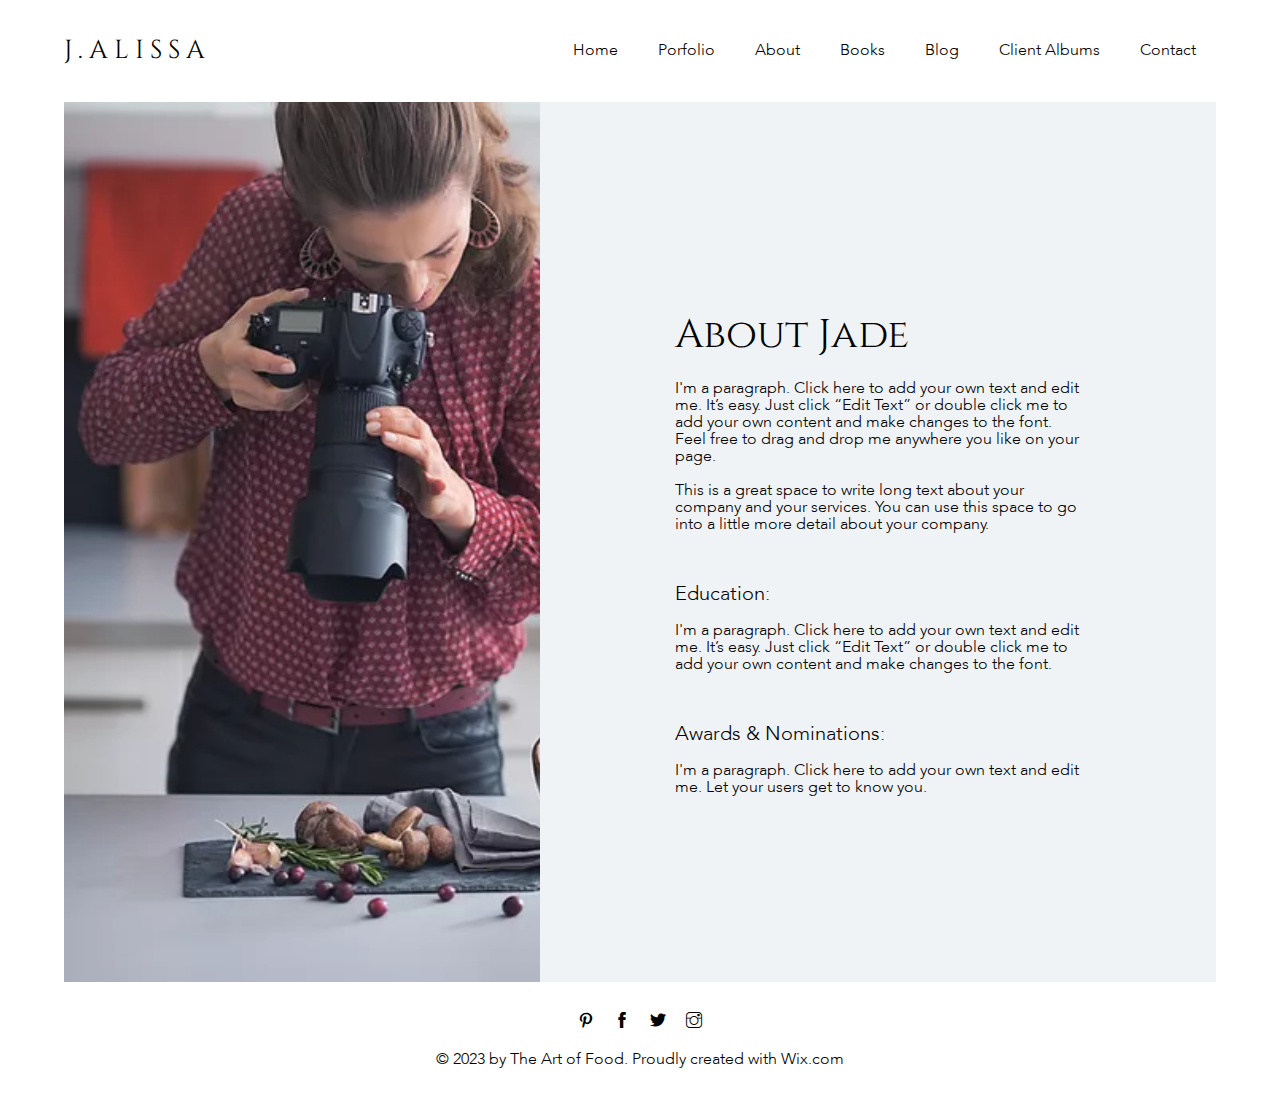
<file: about.html>
<!DOCTYPE html>
<html lang="en">
<head>
    <meta charset="UTF-8">
    <meta http-equiv="X-UA-Compatible" content="IE=edge">
    <meta name="viewport" content="width=device-width, initial-scale=1.0">
    <title>J.Alissa</title>
    <link rel="stylesheet" href="./assets/css/style.css">
    <link rel="stylesheet" href="./assets/fonts/themify-icons/themify-icons.css">
</head>
<body>
    <script lang="javascript" type="text/javascript" src="header.txt"></script>

    <div class="container">
        <div class="self-introduction">
            <div class="introduction column" id="introduction-text">
                <div class="introduction-content">
                    <h2 class="title">
                    About Jade
                    </h2>
                
                    <div class="about-content">
                        <p>
                            I'm a paragraph. Click here to add your own text and edit me. It’s easy. Just click “Edit Text” or double click me to add your own content and make changes to the font. Feel free to drag and drop me anywhere you like on your page. 
                            <br><br>
                            This is a great space to write long text about your company and your services. You can use this space to go into a little more detail about your company.
                        </p>
                        <br><br><br>
                        <p>
                            <span>Education:</span>
                            <br><br>
                            I'm a paragraph. Click here to add your own text and edit me. It’s easy. Just click “Edit Text” or double click me to add your own content and make changes to the font.
                        </p>
                        <br><br><br>
                        <p>
                            <span>Awards & Nominations:</span>
                            <br><br>
                            I'm a paragraph. Click here to add your own text and edit me. Let your users get to know you.</p>
                    </div>
                </div>
            </div>
            <div class="self-picture column"></div>
            
        </div>
    </div>

    <script lang="javascript" type="text/javascript" src="footer.txt"></script>    
</body>
</html>
</file>
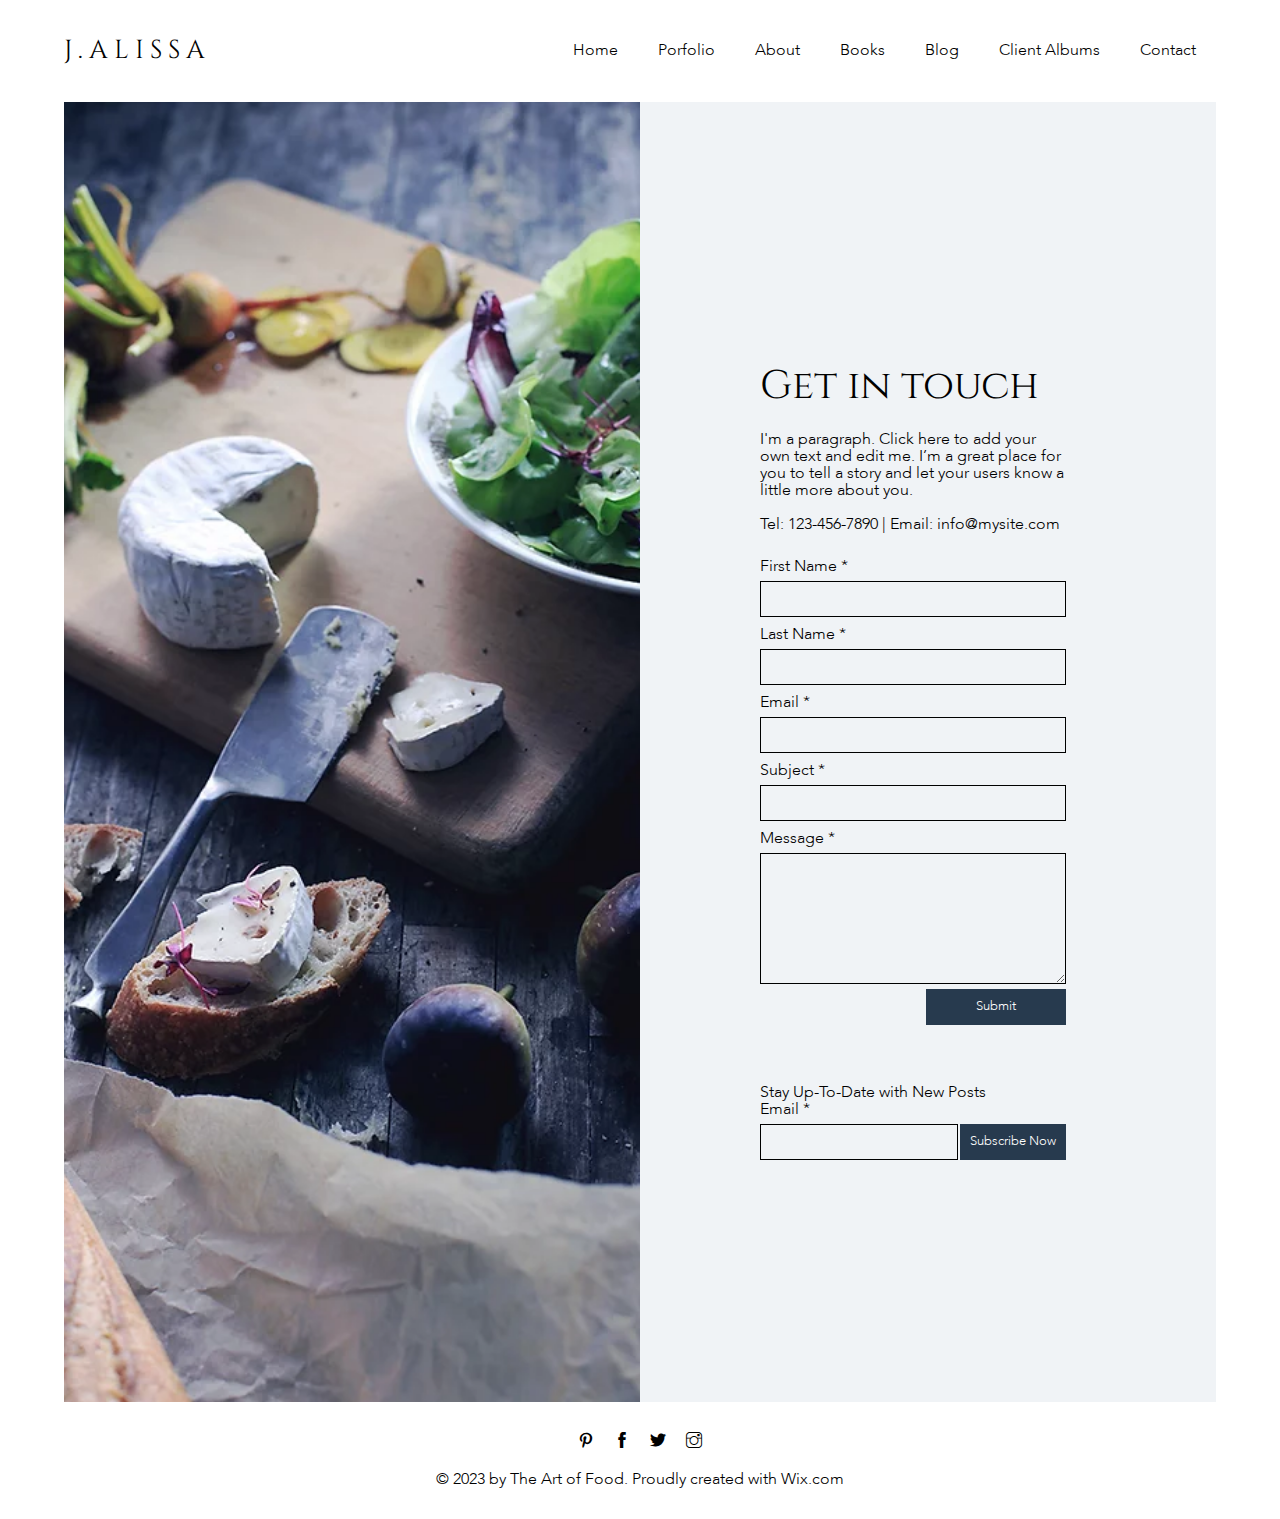
<file: contact.html>
<!DOCTYPE html>
<html lang="en">
<head>
    <meta charset="UTF-8">
    <meta http-equiv="X-UA-Compatible" content="IE=edge">
    <meta name="viewport" content="width=device-width, initial-scale=1.0">
    <title>Contact JAlissa</title>
    <link rel="stylesheet" href="./assets/css/style.css">
    <link rel="stylesheet" href="./assets/fonts/themify-icons/themify-icons.css">
</head>
<body>
    <script lang="javascript" type="text/javascript" src="header.txt"></script>
    <div class="container container-height">
        <div class="contact-content">
            <div class="contact-form-container">
                <div class="title">Get in touch</div>
                <div class="contact-intro">I'm a paragraph. Click here to add your own text and edit me. I’m a great place for you to tell a story and let your users know a little more about you.
                <br><br>
                Tel: 123-456-7890  |  Email: info@mysite.com</div>
                <form class="contact-form">
                    <label for="first-name" class="contact-label">First Name *</label>
                    <input type="text" class="contact-input" id="first-name">
                    <label for="last-name" class="contact-label">Last Name *</label>
                    <input type="text" class="contact-input" id="last-name">
                    <label for="email" class="contact-label">Email *</label>
                    <input type="email" class="contact-input" id="email">
                    <label for="subject" class="contact-label">Subject *</label>
                    <input type="text" class="contact-input" id="subject">
                    <label for="message" class="contact-label">Message *</label>
                    <textarea id="message" rows="6"></textarea>
                    <div class="submit-button-container">
                        <input class="submit-button" type="button" value="Submit">
                    </div>
                </form>

                <form class="subscribe-form">
                    <span>Stay Up-To-Date with New Posts</span>
                    <label for="subscribe-email" class="contact-label">Email *</label>
                    <div class="subscribe-area">
                        <input type="text" class="contact-input" id="subscribe-email">
                        <input class="subscribe-button" type="button" value="Subscribe Now">
                    </div>
                </form>
            </div>
            <div class="contact-img"></div>
        </div>
    </div>
    <script lang="javascript" type="text/javascript" src="footer.txt"></script>
</body>
</html>
</file>
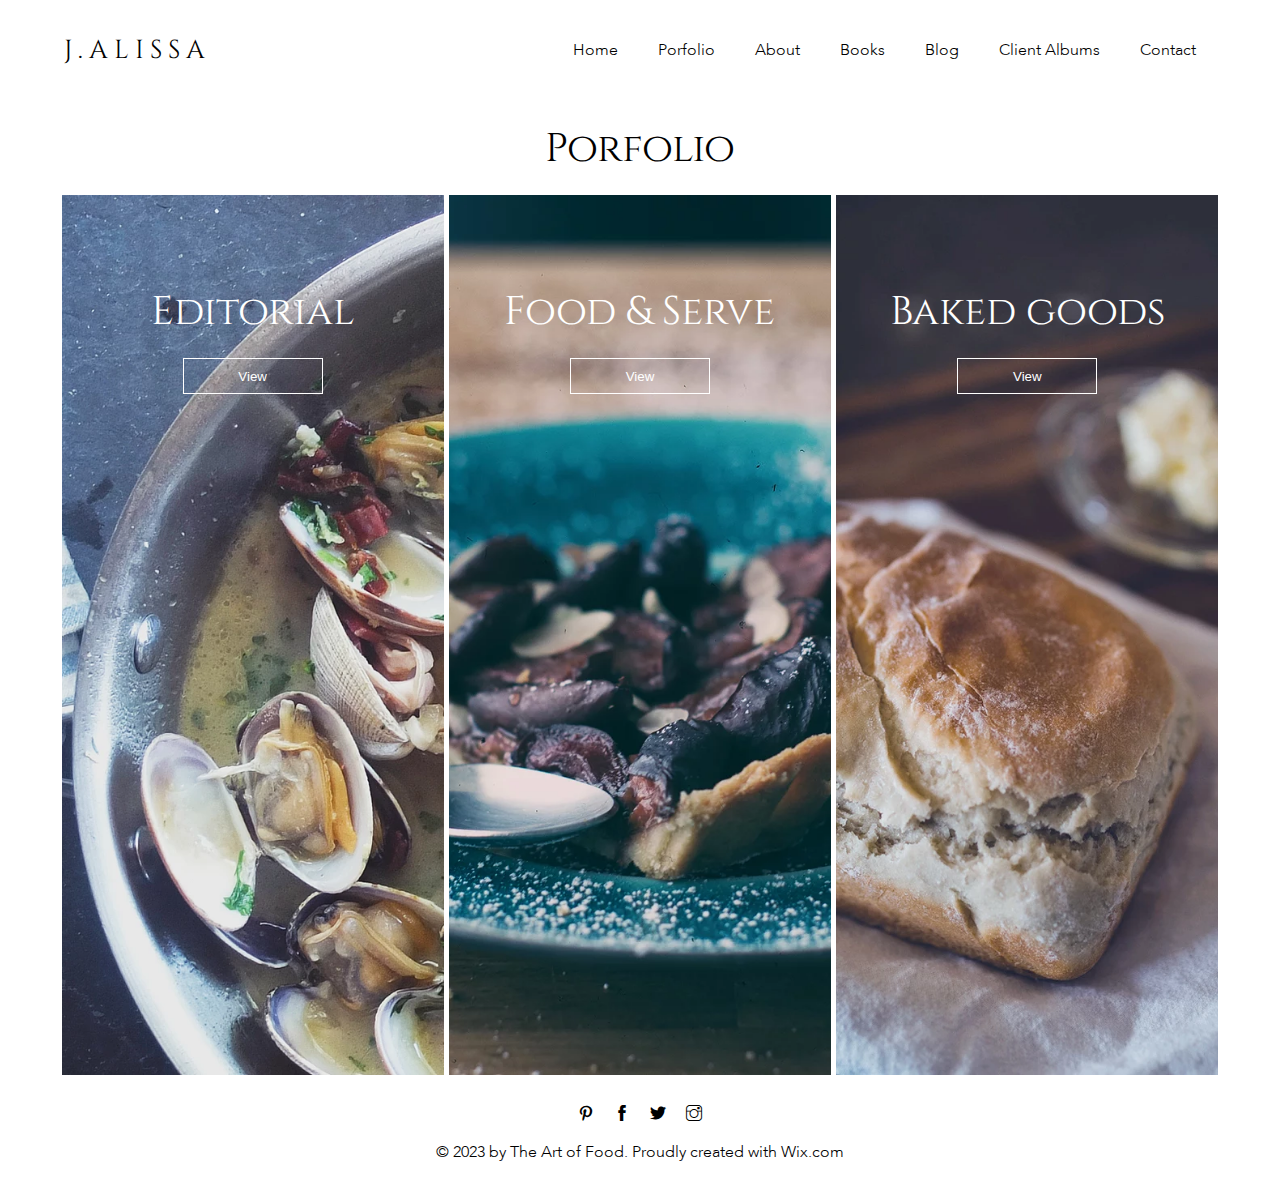
<file: porfolio.html>
<!DOCTYPE html>
<html lang="en">
<head>
    <meta charset="UTF-8">
    <meta http-equiv="X-UA-Compatible" content="IE=edge">
    <meta name="viewport" content="width=device-width, initial-scale=1.0">
    <title>J.Alissa</title>
    <link rel="stylesheet" href="./assets/css/style.css">
    <link rel="stylesheet" href="./assets/fonts/themify-icons/themify-icons.css">
</head>
<body>
    <script lang="javascript" type="text/javascript" src="header.txt"></script>

    <div class="container">
        <div class="title">Porfolio</div>
        <div class="cards-view">
            <div class="cards card1">
                <div class="title">
                    Editorial
                </div>
                <a href="./subporfolio/editorial.html">
                    <input class="view-button" type="button" value="View"> 
                </a>
            </div>
            <div class="cards card2">
                <div class="title">
                    Food & Serve
                </div>
                <a href="#">
                    <input class="view-button" type="button" value="View"> 
                </a>
            </div>
            <div class="cards card3">
                <div class="title">
                    Baked goods
                </div>
                <a href="#">
                    <input class="view-button" type="button" value="View"> 
                </a>
            </div>
            
        </div>
    </div>

    <script lang="javascript" type="text/javascript" src="footer.txt"></script>
    
</body>
</html>
</file>
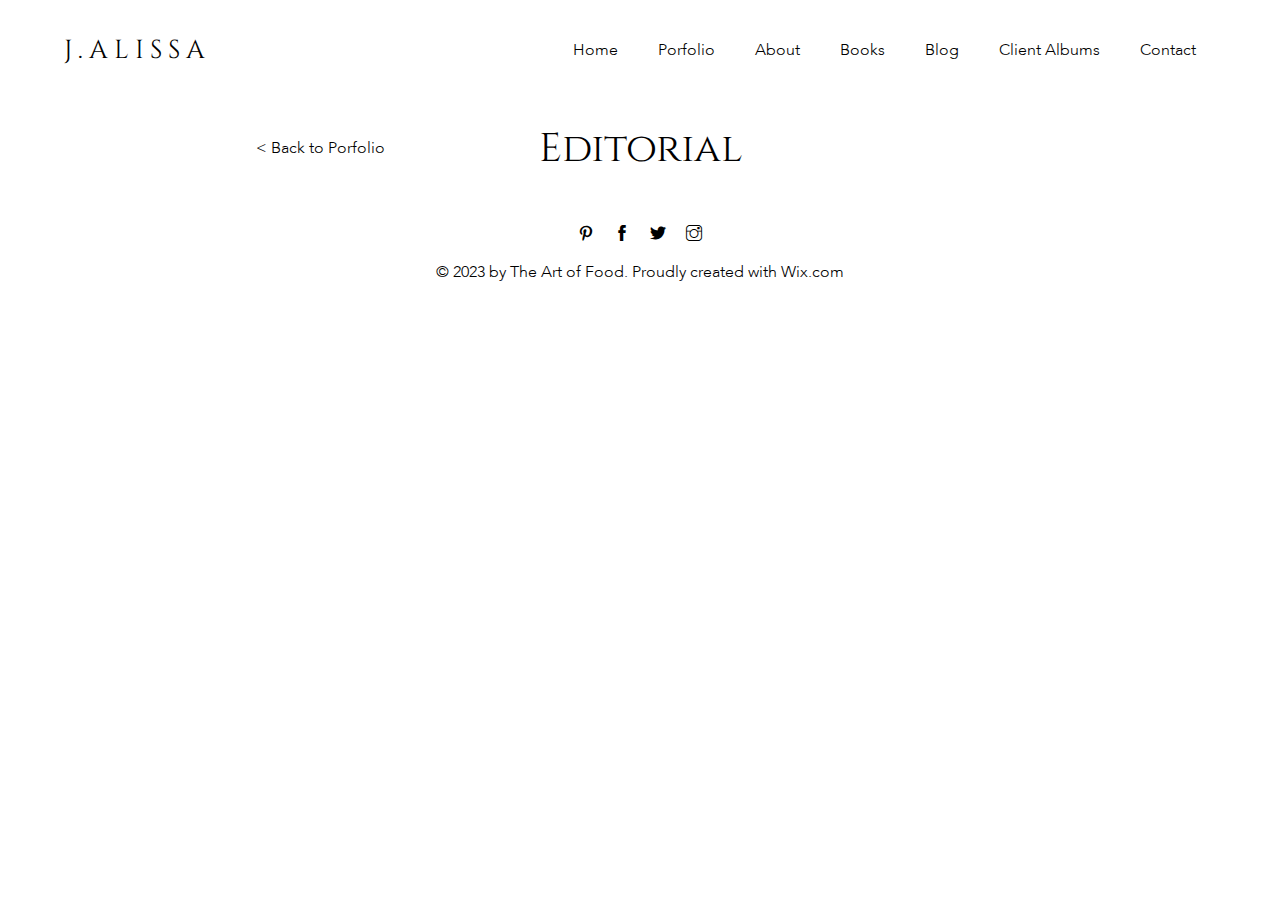
<file: subporfolio/editorial.html>
<!DOCTYPE html>
<html lang="en">
<head>
    <meta charset="UTF-8">
    <meta http-equiv="X-UA-Compatible" content="IE=edge">
    <meta name="viewport" content="width=device-width, initial-scale=1.0">
    <title>Editorial</title>
    <link rel="stylesheet" href="../assets/css/style.css">
    <link rel="stylesheet" href="../assets/fonts/themify-icons/themify-icons.css">
</head>
<body>
    <script lang="javascript" type="text/javascript" src="../header.txt"></script>

    <div class="container editorial-container">
        <div class="title-container">
            <a href="../porfolio.html"><div class="return-porfolio">&#60; Back to Porfolio</div></a>
            <div class="title">Editorial</div>
        </div>
        
    </div>

    <script lang="javascript" type="text/javascript" src="../footer.txt"></script>
</body>
</html>
</file>
<file: assets/css/style.css>
@font-face {
    font-family: avenir;
    src: url("/assets/fonts/Avenir LT 35 Light.ttf");
}

@font-face {
    font-family: cinzel;
    src: url("/assets/fonts/cinzel.regular.ttf");
}

* {
    margin: 0;
    padding: 0;
    box-sizing: border-box;
}

:root {
    --header-height: 102px;
    --color_1: #273A4E;
    --container-height: 1300px;
    --color_2: #f0f3f6;
    --about-height: 880px;
    --book-height: 720px;
    --color_3: gray;
}

html {
    font-family: avenir, sans-serif;
    font-size: 16px;
}

.title {
    font-family: cinzel, serif;
    font-size: 40px;
    font-weight: unset;
    padding: 20px;
    text-align: center;
    height: 93px;
}

.header {
    height: var(--header-height);    
    position: fixed;
    background-color: #fff;
    z-index: 10;
    width: 100%;
    top: 0;
}

.header .nav-bar {
    width: 90%;
    margin-left: auto;
    margin-right: auto;
    display: flex;
    flex-direction: row;
    justify-content: space-between;

}

.header2 {
    position: fixed;
    top: 0;
    width: 100%;
    z-index: 10;
    border: 0 !important;
}

.nav-bar .shop-name {
    line-height: var(--header-height);
    font-family: cinzel, serif;
    text-transform: uppercase;
    font-size: 26px;
    letter-spacing: 6px;
}

.nav-bar .nav-list {
    overflow: hidden;
    margin-left: -10px;
    
}

.nav-list .nav-list-item {
    list-style: none;
    float: left;
    line-height: var(--header-height);
    text-align: center;
    margin-top: auto;
    margin-bottom: auto;
    padding-left: 20px;
    padding-right: 20px;
}

.nav-list-item a:hover {
    color: var(--color_3);
}

.shop-name a,
.nav-list a,
.social-media-item a,
.credit a,
.title-container a {
    text-decoration: none;
    color: #000;
}

.container {
    width: 100%;
    margin-top: var(--header-height);
}

.container-height {
    height: var(--container-height);
}

.container .main-img {
    background-image: url("/assets/img/main/intro.webp");
    width:  90%; 
    height: 100%;
    margin-left: auto;
    margin-right: auto;
    background-size: cover;
    background-position: center;
    background-repeat: no-repeat;
    background-position: center center;
    position: relative;
    opacity: 0.9;
}

.container .main-text {
    position: absolute;
    margin: 0 auto;
    left: 0;
    right: 0;
    top: 38%; 
    text-align: center;
    width: 60%;
    color: #fff;
}

.container h1 {
    font-family: cinzel, serif;
    font-weight: unset;
    font-size: 70px;
    padding: 5px;
}

.container h3 {
    font-weight: unset;
    font-size: 20px;
    letter-spacing: 12px;
    padding: 5px;
}

.cards .button,
.container .button {
    margin-top: 20px;
    padding: 5px;
}

.view-button {
    background: transparent;
    border-style: unset;
    border: solid 1px #fff;
    color: #fff;
    width: 140px;
    height: 36px;
}

.submit-button,
.subscribe-button,
.view-button:hover {
    cursor: pointer;
    background: var(--color_1);
    border-color: var(--color_1);
}

.footer {
    margin-top: 20px;
    margin-bottom: 20px;
}

.footer .social-media-list {
    width: 100%;
    text-align: center;
    font-size: 16px;
    display: inline-block;
}

.social-media-list ul {
    margin: 0;
    padding: 0;
}

.social-media-list ul li {
    margin-left: auto;
    margin-right: auto;
}

.social-media-item {
    list-style: none;
    display: inline-block;
    padding: 10px;
}

.footer .credit {
    text-align: center;
    padding: 10px;
}

/* About Page */
.self-introduction {
    width: 90%;
    display: flex;
    flex-direction: row-reverse;
    margin-left: auto;
    margin-right: auto;
    background-color: var(--color_2);
}

.introduction-content {
    height: var(--about-height);
    flex-grow: 1;
    display: flex;
    flex-direction: column;
    justify-content: center;
    /* align-items: center; */
    width: 60%;
    margin-left: auto;
    margin-right: auto;
}

.introduction-content .title {
    text-align: left !important;
    margin-right: -20px;
    margin-left: -20px;
}

.about-content span {
    font-size: 20px;
}
.self-picture {
    background-image: url('/assets/img/about/about.webp');
    height: var(--about-height);
    width: 100%;
    background-repeat: no-repeat;
    background-size: cover;
    flex-grow: 1;
}

/* Porfolio Page */

.container .cards-view {
    width: 90%;
    display: flex;
    flex-direction: row;
    margin-left: auto;
    margin-right: auto;
}

.cards-view .cards {
    color: #fff;
    height: var(--about-height);
    margin-left: 2.5px;
    margin-right: 2.5px;
    text-align: center;
}

.cards .title {
    margin-top: 70px;
}

.cards-view .card1 {
    background-image: url("/assets/img/porfolio/first.webp");
    height: var(--about-height);
    width: 100%;
    background-repeat: no-repeat;
    background-size: cover;
    background-position: center center;
    flex-grow: 1;
    margin-left: -2.5px;
}

.cards-view .card2 {
    background-image: url("/assets/img/porfolio/second.webp");
    height: var(--about-height);
    width: 100%;
    background-repeat: no-repeat;
    background-size: cover;
    background-position: center center;
    flex-grow: 1;
}

.cards-view .card3 {
    background-image: url("/assets/img/porfolio/third.webp");
    height: var(--about-height);
    width: 100%;
    background-repeat: no-repeat;
    background-size: cover;
    background-position: center center;
    flex-grow: 1;
    margin-right: -2.5px;
}

/* Sub Pages Porfolio */
.title-container {
    position: relative;
    align-items: center;
}

.title-container .return-porfolio {
    position: absolute;
    left: calc(100% / 5);
    bottom: calc(93px / 2.5);
    align-self: center;
}




/* Contact */
.contact-content {
    width: 90%;
    display: flex;
    flex-direction: row-reverse;
    margin-left: auto;
    margin-right: auto;
    background-color: var(--color_2);
    overflow: hidden;
    text-overflow: ellipsis;
}

.contact-form-container {
    height: var(--about-height);
    flex-grow: 1;
    flex-direction: column;
    justify-content: center;
    /* align-items: center; */
    width: 100%;
    margin-left: auto;
    margin-right: auto;
}

.contact-form-container {
    height: var(--container-height);
    flex-grow: 1;
    display: flex;
    flex-direction: column;
    justify-content: center;
    /* align-items: center; */
    width: 100%;
    margin-left: auto;
    margin-right: auto;
}

.contact-form-container .title {
    text-align: left !important;
    margin-left: 100px;
    margin-right: 130px;
}

.contact-img{
    background-image: url("/assets/img/contact/contact.webp");
    height: var(--container-height);
    width: 100%;
    background-repeat: no-repeat;
    background-size: cover;
    background-position: center center;
    flex-grow: 1;
}

.subscribe-form,
.contact-intro, 
.contact-form {
    margin-left: 120px;
    margin-right: 150px;
}

.subscribe-form,
.contact-form {
    margin-top: 20px;
    display: flex;
    flex-direction: column;
}

.contact-form label {
    margin-top: 5px;
}

.contact-input {
    padding: 5px 10px;
    margin: 5px 0;
    background: transparent;
    border-style: unset;
    border: solid 1px #000;
    font-family: avenir, sans-serif;
    height: 36px;
    width: 100%;
}

#message {
    padding: 5px 10px;
    margin: 5px 0;
    background: transparent;
    border-style: unset;
    border: solid 1px #000;
    font-family: avenir, sans-serif;
    line-height: 1.5;
}

.submit-button-container {
    margin-right: 0;
    margin-left: auto;
}

.submit-button, 
.subscribe-button {
    align-content: flex-end;
    border-style: unset;
    border: solid 0px;
    color: #fff;
    width: 140px;
    height: 36px;
    font-family: avenir, sans-serif;
    padding: 10px;
}

.submit-button:hover,
.subscribe-button:hover {
    background-color: var(--color_3);
}

.subscribe-form {
    margin-top: 60px;
}

.subscribe-area {
    display: flex;
    flex-direction: row;
    justify-content: space-between;
    align-items: center;
}

#subscribe-email {
    margin-right: 2px;
}
</file>
<file: assets/fonts/themify-icons/themify-icons.css>
@font-face {
	font-family: 'themify';
	src:url('fonts/themify.eot?-fvbane');
	src:url('fonts/themify.eot?#iefix-fvbane') format('embedded-opentype'),
		url('fonts/themify.woff?-fvbane') format('woff'),
		url('fonts/themify.ttf?-fvbane') format('truetype'),
		url('fonts/themify.svg?-fvbane#themify') format('svg');
	font-weight: normal;
	font-style: normal;
}

[class^="ti-"], [class*=" ti-"] {
	font-family: 'themify';
	speak: none;
	font-style: normal;
	font-weight: normal;
	font-variant: normal;
	text-transform: none;
	line-height: 1;

	/* Better Font Rendering =========== */
	-webkit-font-smoothing: antialiased;
	-moz-osx-font-smoothing: grayscale;
}

.ti-wand:before {
	content: "\e600";
}
.ti-volume:before {
	content: "\e601";
}
.ti-user:before {
	content: "\e602";
}
.ti-unlock:before {
	content: "\e603";
}
.ti-unlink:before {
	content: "\e604";
}
.ti-trash:before {
	content: "\e605";
}
.ti-thought:before {
	content: "\e606";
}
.ti-target:before {
	content: "\e607";
}
.ti-tag:before {
	content: "\e608";
}
.ti-tablet:before {
	content: "\e609";
}
.ti-star:before {
	content: "\e60a";
}
.ti-spray:before {
	content: "\e60b";
}
.ti-signal:before {
	content: "\e60c";
}
.ti-shopping-cart:before {
	content: "\e60d";
}
.ti-shopping-cart-full:before {
	content: "\e60e";
}
.ti-settings:before {
	content: "\e60f";
}
.ti-search:before {
	content: "\e610";
}
.ti-zoom-in:before {
	content: "\e611";
}
.ti-zoom-out:before {
	content: "\e612";
}
.ti-cut:before {
	content: "\e613";
}
.ti-ruler:before {
	content: "\e614";
}
.ti-ruler-pencil:before {
	content: "\e615";
}
.ti-ruler-alt:before {
	content: "\e616";
}
.ti-bookmark:before {
	content: "\e617";
}
.ti-bookmark-alt:before {
	content: "\e618";
}
.ti-reload:before {
	content: "\e619";
}
.ti-plus:before {
	content: "\e61a";
}
.ti-pin:before {
	content: "\e61b";
}
.ti-pencil:before {
	content: "\e61c";
}
.ti-pencil-alt:before {
	content: "\e61d";
}
.ti-paint-roller:before {
	content: "\e61e";
}
.ti-paint-bucket:before {
	content: "\e61f";
}
.ti-na:before {
	content: "\e620";
}
.ti-mobile:before {
	content: "\e621";
}
.ti-minus:before {
	content: "\e622";
}
.ti-medall:before {
	content: "\e623";
}
.ti-medall-alt:before {
	content: "\e624";
}
.ti-marker:before {
	content: "\e625";
}
.ti-marker-alt:before {
	content: "\e626";
}
.ti-arrow-up:before {
	content: "\e627";
}
.ti-arrow-right:before {
	content: "\e628";
}
.ti-arrow-left:before {
	content: "\e629";
}
.ti-arrow-down:before {
	content: "\e62a";
}
.ti-lock:before {
	content: "\e62b";
}
.ti-location-arrow:before {
	content: "\e62c";
}
.ti-link:before {
	content: "\e62d";
}
.ti-layout:before {
	content: "\e62e";
}
.ti-layers:before {
	content: "\e62f";
}
.ti-layers-alt:before {
	content: "\e630";
}
.ti-key:before {
	content: "\e631";
}
.ti-import:before {
	content: "\e632";
}
.ti-image:before {
	content: "\e633";
}
.ti-heart:before {
	content: "\e634";
}
.ti-heart-broken:before {
	content: "\e635";
}
.ti-hand-stop:before {
	content: "\e636";
}
.ti-hand-open:before {
	content: "\e637";
}
.ti-hand-drag:before {
	content: "\e638";
}
.ti-folder:before {
	content: "\e639";
}
.ti-flag:before {
	content: "\e63a";
}
.ti-flag-alt:before {
	content: "\e63b";
}
.ti-flag-alt-2:before {
	content: "\e63c";
}
.ti-eye:before {
	content: "\e63d";
}
.ti-export:before {
	content: "\e63e";
}
.ti-exchange-vertical:before {
	content: "\e63f";
}
.ti-desktop:before {
	content: "\e640";
}
.ti-cup:before {
	content: "\e641";
}
.ti-crown:before {
	content: "\e642";
}
.ti-comments:before {
	content: "\e643";
}
.ti-comment:before {
	content: "\e644";
}
.ti-comment-alt:before {
	content: "\e645";
}
.ti-close:before {
	content: "\e646";
}
.ti-clip:before {
	content: "\e647";
}
.ti-angle-up:before {
	content: "\e648";
}
.ti-angle-right:before {
	content: "\e649";
}
.ti-angle-left:before {
	content: "\e64a";
}
.ti-angle-down:before {
	content: "\e64b";
}
.ti-check:before {
	content: "\e64c";
}
.ti-check-box:before {
	content: "\e64d";
}
.ti-camera:before {
	content: "\e64e";
}
.ti-announcement:before {
	content: "\e64f";
}
.ti-brush:before {
	content: "\e650";
}
.ti-briefcase:before {
	content: "\e651";
}
.ti-bolt:before {
	content: "\e652";
}
.ti-bolt-alt:before {
	content: "\e653";
}
.ti-blackboard:before {
	content: "\e654";
}
.ti-bag:before {
	content: "\e655";
}
.ti-move:before {
	content: "\e656";
}
.ti-arrows-vertical:before {
	content: "\e657";
}
.ti-arrows-horizontal:before {
	content: "\e658";
}
.ti-fullscreen:before {
	content: "\e659";
}
.ti-arrow-top-right:before {
	content: "\e65a";
}
.ti-arrow-top-left:before {
	content: "\e65b";
}
.ti-arrow-circle-up:before {
	content: "\e65c";
}
.ti-arrow-circle-right:before {
	content: "\e65d";
}
.ti-arrow-circle-left:before {
	content: "\e65e";
}
.ti-arrow-circle-down:before {
	content: "\e65f";
}
.ti-angle-double-up:before {
	content: "\e660";
}
.ti-angle-double-right:before {
	content: "\e661";
}
.ti-angle-double-left:before {
	content: "\e662";
}
.ti-angle-double-down:before {
	content: "\e663";
}
.ti-zip:before {
	content: "\e664";
}
.ti-world:before {
	content: "\e665";
}
.ti-wheelchair:before {
	content: "\e666";
}
.ti-view-list:before {
	content: "\e667";
}
.ti-view-list-alt:before {
	content: "\e668";
}
.ti-view-grid:before {
	content: "\e669";
}
.ti-uppercase:before {
	content: "\e66a";
}
.ti-upload:before {
	content: "\e66b";
}
.ti-underline:before {
	content: "\e66c";
}
.ti-truck:before {
	content: "\e66d";
}
.ti-timer:before {
	content: "\e66e";
}
.ti-ticket:before {
	content: "\e66f";
}
.ti-thumb-up:before {
	content: "\e670";
}
.ti-thumb-down:before {
	content: "\e671";
}
.ti-text:before {
	content: "\e672";
}
.ti-stats-up:before {
	content: "\e673";
}
.ti-stats-down:before {
	content: "\e674";
}
.ti-split-v:before {
	content: "\e675";
}
.ti-split-h:before {
	content: "\e676";
}
.ti-smallcap:before {
	content: "\e677";
}
.ti-shine:before {
	content: "\e678";
}
.ti-shift-right:before {
	content: "\e679";
}
.ti-shift-left:before {
	content: "\e67a";
}
.ti-shield:before {
	content: "\e67b";
}
.ti-notepad:before {
	content: "\e67c";
}
.ti-server:before {
	content: "\e67d";
}
.ti-quote-right:before {
	content: "\e67e";
}
.ti-quote-left:before {
	content: "\e67f";
}
.ti-pulse:before {
	content: "\e680";
}
.ti-printer:before {
	content: "\e681";
}
.ti-power-off:before {
	content: "\e682";
}
.ti-plug:before {
	content: "\e683";
}
.ti-pie-chart:before {
	content: "\e684";
}
.ti-paragraph:before {
	content: "\e685";
}
.ti-panel:before {
	content: "\e686";
}
.ti-package:before {
	content: "\e687";
}
.ti-music:before {
	content: "\e688";
}
.ti-music-alt:before {
	content: "\e689";
}
.ti-mouse:before {
	content: "\e68a";
}
.ti-mouse-alt:before {
	content: "\e68b";
}
.ti-money:before {
	content: "\e68c";
}
.ti-microphone:before {
	content: "\e68d";
}
.ti-menu:before {
	content: "\e68e";
}
.ti-menu-alt:before {
	content: "\e68f";
}
.ti-map:before {
	content: "\e690";
}
.ti-map-alt:before {
	content: "\e691";
}
.ti-loop:before {
	content: "\e692";
}
.ti-location-pin:before {
	content: "\e693";
}
.ti-list:before {
	content: "\e694";
}
.ti-light-bulb:before {
	content: "\e695";
}
.ti-Italic:before {
	content: "\e696";
}
.ti-info:before {
	content: "\e697";
}
.ti-infinite:before {
	content: "\e698";
}
.ti-id-badge:before {
	content: "\e699";
}
.ti-hummer:before {
	content: "\e69a";
}
.ti-home:before {
	content: "\e69b";
}
.ti-help:before {
	content: "\e69c";
}
.ti-headphone:before {
	content: "\e69d";
}
.ti-harddrives:before {
	content: "\e69e";
}
.ti-harddrive:before {
	content: "\e69f";
}
.ti-gift:before {
	content: "\e6a0";
}
.ti-game:before {
	content: "\e6a1";
}
.ti-filter:before {
	content: "\e6a2";
}
.ti-files:before {
	content: "\e6a3";
}
.ti-file:before {
	content: "\e6a4";
}
.ti-eraser:before {
	content: "\e6a5";
}
.ti-envelope:before {
	content: "\e6a6";
}
.ti-download:before {
	content: "\e6a7";
}
.ti-direction:before {
	content: "\e6a8";
}
.ti-direction-alt:before {
	content: "\e6a9";
}
.ti-dashboard:before {
	content: "\e6aa";
}
.ti-control-stop:before {
	content: "\e6ab";
}
.ti-control-shuffle:before {
	content: "\e6ac";
}
.ti-control-play:before {
	content: "\e6ad";
}
.ti-control-pause:before {
	content: "\e6ae";
}
.ti-control-forward:before {
	content: "\e6af";
}
.ti-control-backward:before {
	content: "\e6b0";
}
.ti-cloud:before {
	content: "\e6b1";
}
.ti-cloud-up:before {
	content: "\e6b2";
}
.ti-cloud-down:before {
	content: "\e6b3";
}
.ti-clipboard:before {
	content: "\e6b4";
}
.ti-car:before {
	content: "\e6b5";
}
.ti-calendar:before {
	content: "\e6b6";
}
.ti-book:before {
	content: "\e6b7";
}
.ti-bell:before {
	content: "\e6b8";
}
.ti-basketball:before {
	content: "\e6b9";
}
.ti-bar-chart:before {
	content: "\e6ba";
}
.ti-bar-chart-alt:before {
	content: "\e6bb";
}
.ti-back-right:before {
	content: "\e6bc";
}
.ti-back-left:before {
	content: "\e6bd";
}
.ti-arrows-corner:before {
	content: "\e6be";
}
.ti-archive:before {
	content: "\e6bf";
}
.ti-anchor:before {
	content: "\e6c0";
}
.ti-align-right:before {
	content: "\e6c1";
}
.ti-align-left:before {
	content: "\e6c2";
}
.ti-align-justify:before {
	content: "\e6c3";
}
.ti-align-center:before {
	content: "\e6c4";
}
.ti-alert:before {
	content: "\e6c5";
}
.ti-alarm-clock:before {
	content: "\e6c6";
}
.ti-agenda:before {
	content: "\e6c7";
}
.ti-write:before {
	content: "\e6c8";
}
.ti-window:before {
	content: "\e6c9";
}
.ti-widgetized:before {
	content: "\e6ca";
}
.ti-widget:before {
	content: "\e6cb";
}
.ti-widget-alt:before {
	content: "\e6cc";
}
.ti-wallet:before {
	content: "\e6cd";
}
.ti-video-clapper:before {
	content: "\e6ce";
}
.ti-video-camera:before {
	content: "\e6cf";
}
.ti-vector:before {
	content: "\e6d0";
}
.ti-themify-logo:before {
	content: "\e6d1";
}
.ti-themify-favicon:before {
	content: "\e6d2";
}
.ti-themify-favicon-alt:before {
	content: "\e6d3";
}
.ti-support:before {
	content: "\e6d4";
}
.ti-stamp:before {
	content: "\e6d5";
}
.ti-split-v-alt:before {
	content: "\e6d6";
}
.ti-slice:before {
	content: "\e6d7";
}
.ti-shortcode:before {
	content: "\e6d8";
}
.ti-shift-right-alt:before {
	content: "\e6d9";
}
.ti-shift-left-alt:before {
	content: "\e6da";
}
.ti-ruler-alt-2:before {
	content: "\e6db";
}
.ti-receipt:before {
	content: "\e6dc";
}
.ti-pin2:before {
	content: "\e6dd";
}
.ti-pin-alt:before {
	content: "\e6de";
}
.ti-pencil-alt2:before {
	content: "\e6df";
}
.ti-palette:before {
	content: "\e6e0";
}
.ti-more:before {
	content: "\e6e1";
}
.ti-more-alt:before {
	content: "\e6e2";
}
.ti-microphone-alt:before {
	content: "\e6e3";
}
.ti-magnet:before {
	content: "\e6e4";
}
.ti-line-double:before {
	content: "\e6e5";
}
.ti-line-dotted:before {
	content: "\e6e6";
}
.ti-line-dashed:before {
	content: "\e6e7";
}
.ti-layout-width-full:before {
	content: "\e6e8";
}
.ti-layout-width-default:before {
	content: "\e6e9";
}
.ti-layout-width-default-alt:before {
	content: "\e6ea";
}
.ti-layout-tab:before {
	content: "\e6eb";
}
.ti-layout-tab-window:before {
	content: "\e6ec";
}
.ti-layout-tab-v:before {
	content: "\e6ed";
}
.ti-layout-tab-min:before {
	content: "\e6ee";
}
.ti-layout-slider:before {
	content: "\e6ef";
}
.ti-layout-slider-alt:before {
	content: "\e6f0";
}
.ti-layout-sidebar-right:before {
	content: "\e6f1";
}
.ti-layout-sidebar-none:before {
	content: "\e6f2";
}
.ti-layout-sidebar-left:before {
	content: "\e6f3";
}
.ti-layout-placeholder:before {
	content: "\e6f4";
}
.ti-layout-menu:before {
	content: "\e6f5";
}
.ti-layout-menu-v:before {
	content: "\e6f6";
}
.ti-layout-menu-separated:before {
	content: "\e6f7";
}
.ti-layout-menu-full:before {
	content: "\e6f8";
}
.ti-layout-media-right-alt:before {
	content: "\e6f9";
}
.ti-layout-media-right:before {
	content: "\e6fa";
}
.ti-layout-media-overlay:before {
	content: "\e6fb";
}
.ti-layout-media-overlay-alt:before {
	content: "\e6fc";
}
.ti-layout-media-overlay-alt-2:before {
	content: "\e6fd";
}
.ti-layout-media-left-alt:before {
	content: "\e6fe";
}
.ti-layout-media-left:before {
	content: "\e6ff";
}
.ti-layout-media-center-alt:before {
	content: "\e700";
}
.ti-layout-media-center:before {
	content: "\e701";
}
.ti-layout-list-thumb:before {
	content: "\e702";
}
.ti-layout-list-thumb-alt:before {
	content: "\e703";
}
.ti-layout-list-post:before {
	content: "\e704";
}
.ti-layout-list-large-image:before {
	content: "\e705";
}
.ti-layout-line-solid:before {
	content: "\e706";
}
.ti-layout-grid4:before {
	content: "\e707";
}
.ti-layout-grid3:before {
	content: "\e708";
}
.ti-layout-grid2:before {
	content: "\e709";
}
.ti-layout-grid2-thumb:before {
	content: "\e70a";
}
.ti-layout-cta-right:before {
	content: "\e70b";
}
.ti-layout-cta-left:before {
	content: "\e70c";
}
.ti-layout-cta-center:before {
	content: "\e70d";
}
.ti-layout-cta-btn-right:before {
	content: "\e70e";
}
.ti-layout-cta-btn-left:before {
	content: "\e70f";
}
.ti-layout-column4:before {
	content: "\e710";
}
.ti-layout-column3:before {
	content: "\e711";
}
.ti-layout-column2:before {
	content: "\e712";
}
.ti-layout-accordion-separated:before {
	content: "\e713";
}
.ti-layout-accordion-merged:before {
	content: "\e714";
}
.ti-layout-accordion-list:before {
	content: "\e715";
}
.ti-ink-pen:before {
	content: "\e716";
}
.ti-info-alt:before {
	content: "\e717";
}
.ti-help-alt:before {
	content: "\e718";
}
.ti-headphone-alt:before {
	content: "\e719";
}
.ti-hand-point-up:before {
	content: "\e71a";
}
.ti-hand-point-right:before {
	content: "\e71b";
}
.ti-hand-point-left:before {
	content: "\e71c";
}
.ti-hand-point-down:before {
	content: "\e71d";
}
.ti-gallery:before {
	content: "\e71e";
}
.ti-face-smile:before {
	content: "\e71f";
}
.ti-face-sad:before {
	content: "\e720";
}
.ti-credit-card:before {
	content: "\e721";
}
.ti-control-skip-forward:before {
	content: "\e722";
}
.ti-control-skip-backward:before {
	content: "\e723";
}
.ti-control-record:before {
	content: "\e724";
}
.ti-control-eject:before {
	content: "\e725";
}
.ti-comments-smiley:before {
	content: "\e726";
}
.ti-brush-alt:before {
	content: "\e727";
}
.ti-youtube:before {
	content: "\e728";
}
.ti-vimeo:before {
	content: "\e729";
}
.ti-twitter:before {
	content: "\e72a";
}
.ti-time:before {
	content: "\e72b";
}
.ti-tumblr:before {
	content: "\e72c";
}
.ti-skype:before {
	content: "\e72d";
}
.ti-share:before {
	content: "\e72e";
}
.ti-share-alt:before {
	content: "\e72f";
}
.ti-rocket:before {
	content: "\e730";
}
.ti-pinterest:before {
	content: "\e731";
}
.ti-new-window:before {
	content: "\e732";
}
.ti-microsoft:before {
	content: "\e733";
}
.ti-list-ol:before {
	content: "\e734";
}
.ti-linkedin:before {
	content: "\e735";
}
.ti-layout-sidebar-2:before {
	content: "\e736";
}
.ti-layout-grid4-alt:before {
	content: "\e737";
}
.ti-layout-grid3-alt:before {
	content: "\e738";
}
.ti-layout-grid2-alt:before {
	content: "\e739";
}
.ti-layout-column4-alt:before {
	content: "\e73a";
}
.ti-layout-column3-alt:before {
	content: "\e73b";
}
.ti-layout-column2-alt:before {
	content: "\e73c";
}
.ti-instagram:before {
	content: "\e73d";
}
.ti-google:before {
	content: "\e73e";
}
.ti-github:before {
	content: "\e73f";
}
.ti-flickr:before {
	content: "\e740";
}
.ti-facebook:before {
	content: "\e741";
}
.ti-dropbox:before {
	content: "\e742";
}
.ti-dribbble:before {
	content: "\e743";
}
.ti-apple:before {
	content: "\e744";
}
.ti-android:before {
	content: "\e745";
}
.ti-save:before {
	content: "\e746";
}
.ti-save-alt:before {
	content: "\e747";
}
.ti-yahoo:before {
	content: "\e748";
}
.ti-wordpress:before {
	content: "\e749";
}
.ti-vimeo-alt:before {
	content: "\e74a";
}
.ti-twitter-alt:before {
	content: "\e74b";
}
.ti-tumblr-alt:before {
	content: "\e74c";
}
.ti-trello:before {
	content: "\e74d";
}
.ti-stack-overflow:before {
	content: "\e74e";
}
.ti-soundcloud:before {
	content: "\e74f";
}
.ti-sharethis:before {
	content: "\e750";
}
.ti-sharethis-alt:before {
	content: "\e751";
}
.ti-reddit:before {
	content: "\e752";
}
.ti-pinterest-alt:before {
	content: "\e753";
}
.ti-microsoft-alt:before {
	content: "\e754";
}
.ti-linux:before {
	content: "\e755";
}
.ti-jsfiddle:before {
	content: "\e756";
}
.ti-joomla:before {
	content: "\e757";
}
.ti-html5:before {
	content: "\e758";
}
.ti-flickr-alt:before {
	content: "\e759";
}
.ti-email:before {
	content: "\e75a";
}
.ti-drupal:before {
	content: "\e75b";
}
.ti-dropbox-alt:before {
	content: "\e75c";
}
.ti-css3:before {
	content: "\e75d";
}
.ti-rss:before {
	content: "\e75e";
}
.ti-rss-alt:before {
	content: "\e75f";
}
</file>
<file: assets/fonts/themify-icons/demo-files/demo.css>
body {
	font: normal 1em/1.5em Arial, Helvetica, sans-serif;
	max-width: 90%;
	margin: 30px auto 0;
}
h1, h3 {
	font-weight: normal;
}
h3 {
	font-size: 1.4;
	text-transform: uppercase;
	letter-spacing: 1px;
}

.icon-section {
	margin: 0 0 3em;
	clear: both;
	overflow: hidden;
}
.icon-container {
	width: 240px; 
	padding: .7em 0;
	float: left; 
	position: relative;
	text-align: left;
}
.icon-container [class^="ti-"], 
.icon-container [class*=" ti-"] {
	color: #000;
	position: absolute;
	margin-top: 3px;
	transition: .3s;
}
.icon-container:hover [class^="ti-"],
.icon-container:hover [class*=" ti-"] {
	font-size: 2.2em;
	margin-top: -5px;
}
.icon-container:hover .icon-name {
	color: #000;
}
.icon-name {
	color: #aaa;
	margin-left: 35px;
	font-size: .8em;
	transition: .3s;
}
.icon-container:hover .icon-name {
	margin-left: 45px;
}
</file>
<file: assets/fonts/themify-icons/ie7/ie7.css>
.ti-wand {
	*zoom: expression(this.runtimeStyle['zoom'] = '1', this.innerHTML = '&#xe600;');
}
.ti-volume {
	*zoom: expression(this.runtimeStyle['zoom'] = '1', this.innerHTML = '&#xe601;');
}
.ti-user {
	*zoom: expression(this.runtimeStyle['zoom'] = '1', this.innerHTML = '&#xe602;');
}
.ti-unlock {
	*zoom: expression(this.runtimeStyle['zoom'] = '1', this.innerHTML = '&#xe603;');
}
.ti-unlink {
	*zoom: expression(this.runtimeStyle['zoom'] = '1', this.innerHTML = '&#xe604;');
}
.ti-trash {
	*zoom: expression(this.runtimeStyle['zoom'] = '1', this.innerHTML = '&#xe605;');
}
.ti-thought {
	*zoom: expression(this.runtimeStyle['zoom'] = '1', this.innerHTML = '&#xe606;');
}
.ti-target {
	*zoom: expression(this.runtimeStyle['zoom'] = '1', this.innerHTML = '&#xe607;');
}
.ti-tag {
	*zoom: expression(this.runtimeStyle['zoom'] = '1', this.innerHTML = '&#xe608;');
}
.ti-tablet {
	*zoom: expression(this.runtimeStyle['zoom'] = '1', this.innerHTML = '&#xe609;');
}
.ti-star {
	*zoom: expression(this.runtimeStyle['zoom'] = '1', this.innerHTML = '&#xe60a;');
}
.ti-spray {
	*zoom: expression(this.runtimeStyle['zoom'] = '1', this.innerHTML = '&#xe60b;');
}
.ti-signal {
	*zoom: expression(this.runtimeStyle['zoom'] = '1', this.innerHTML = '&#xe60c;');
}
.ti-shopping-cart {
	*zoom: expression(this.runtimeStyle['zoom'] = '1', this.innerHTML = '&#xe60d;');
}
.ti-shopping-cart-full {
	*zoom: expression(this.runtimeStyle['zoom'] = '1', this.innerHTML = '&#xe60e;');
}
.ti-settings {
	*zoom: expression(this.runtimeStyle['zoom'] = '1', this.innerHTML = '&#xe60f;');
}
.ti-search {
	*zoom: expression(this.runtimeStyle['zoom'] = '1', this.innerHTML = '&#xe610;');
}
.ti-zoom-in {
	*zoom: expression(this.runtimeStyle['zoom'] = '1', this.innerHTML = '&#xe611;');
}
.ti-zoom-out {
	*zoom: expression(this.runtimeStyle['zoom'] = '1', this.innerHTML = '&#xe612;');
}
.ti-cut {
	*zoom: expression(this.runtimeStyle['zoom'] = '1', this.innerHTML = '&#xe613;');
}
.ti-ruler {
	*zoom: expression(this.runtimeStyle['zoom'] = '1', this.innerHTML = '&#xe614;');
}
.ti-ruler-pencil {
	*zoom: expression(this.runtimeStyle['zoom'] = '1', this.innerHTML = '&#xe615;');
}
.ti-ruler-alt {
	*zoom: expression(this.runtimeStyle['zoom'] = '1', this.innerHTML = '&#xe616;');
}
.ti-bookmark {
	*zoom: expression(this.runtimeStyle['zoom'] = '1', this.innerHTML = '&#xe617;');
}
.ti-bookmark-alt {
	*zoom: expression(this.runtimeStyle['zoom'] = '1', this.innerHTML = '&#xe618;');
}
.ti-reload {
	*zoom: expression(this.runtimeStyle['zoom'] = '1', this.innerHTML = '&#xe619;');
}
.ti-plus {
	*zoom: expression(this.runtimeStyle['zoom'] = '1', this.innerHTML = '&#xe61a;');
}
.ti-pin {
	*zoom: expression(this.runtimeStyle['zoom'] = '1', this.innerHTML = '&#xe61b;');
}
.ti-pencil {
	*zoom: expression(this.runtimeStyle['zoom'] = '1', this.innerHTML = '&#xe61c;');
}
.ti-pencil-alt {
	*zoom: expression(this.runtimeStyle['zoom'] = '1', this.innerHTML = '&#xe61d;');
}
.ti-paint-roller {
	*zoom: expression(this.runtimeStyle['zoom'] = '1', this.innerHTML = '&#xe61e;');
}
.ti-paint-bucket {
	*zoom: expression(this.runtimeStyle['zoom'] = '1', this.innerHTML = '&#xe61f;');
}
.ti-na {
	*zoom: expression(this.runtimeStyle['zoom'] = '1', this.innerHTML = '&#xe620;');
}
.ti-mobile {
	*zoom: expression(this.runtimeStyle['zoom'] = '1', this.innerHTML = '&#xe621;');
}
.ti-minus {
	*zoom: expression(this.runtimeStyle['zoom'] = '1', this.innerHTML = '&#xe622;');
}
.ti-medall {
	*zoom: expression(this.runtimeStyle['zoom'] = '1', this.innerHTML = '&#xe623;');
}
.ti-medall-alt {
	*zoom: expression(this.runtimeStyle['zoom'] = '1', this.innerHTML = '&#xe624;');
}
.ti-marker {
	*zoom: expression(this.runtimeStyle['zoom'] = '1', this.innerHTML = '&#xe625;');
}
.ti-marker-alt {
	*zoom: expression(this.runtimeStyle['zoom'] = '1', this.innerHTML = '&#xe626;');
}
.ti-arrow-up {
	*zoom: expression(this.runtimeStyle['zoom'] = '1', this.innerHTML = '&#xe627;');
}
.ti-arrow-right {
	*zoom: expression(this.runtimeStyle['zoom'] = '1', this.innerHTML = '&#xe628;');
}
.ti-arrow-left {
	*zoom: expression(this.runtimeStyle['zoom'] = '1', this.innerHTML = '&#xe629;');
}
.ti-arrow-down {
	*zoom: expression(this.runtimeStyle['zoom'] = '1', this.innerHTML = '&#xe62a;');
}
.ti-lock {
	*zoom: expression(this.runtimeStyle['zoom'] = '1', this.innerHTML = '&#xe62b;');
}
.ti-location-arrow {
	*zoom: expression(this.runtimeStyle['zoom'] = '1', this.innerHTML = '&#xe62c;');
}
.ti-link {
	*zoom: expression(this.runtimeStyle['zoom'] = '1', this.innerHTML = '&#xe62d;');
}
.ti-layout {
	*zoom: expression(this.runtimeStyle['zoom'] = '1', this.innerHTML = '&#xe62e;');
}
.ti-layers {
	*zoom: expression(this.runtimeStyle['zoom'] = '1', this.innerHTML = '&#xe62f;');
}
.ti-layers-alt {
	*zoom: expression(this.runtimeStyle['zoom'] = '1', this.innerHTML = '&#xe630;');
}
.ti-key {
	*zoom: expression(this.runtimeStyle['zoom'] = '1', this.innerHTML = '&#xe631;');
}
.ti-import {
	*zoom: expression(this.runtimeStyle['zoom'] = '1', this.innerHTML = '&#xe632;');
}
.ti-image {
	*zoom: expression(this.runtimeStyle['zoom'] = '1', this.innerHTML = '&#xe633;');
}
.ti-heart {
	*zoom: expression(this.runtimeStyle['zoom'] = '1', this.innerHTML = '&#xe634;');
}
.ti-heart-broken {
	*zoom: expression(this.runtimeStyle['zoom'] = '1', this.innerHTML = '&#xe635;');
}
.ti-hand-stop {
	*zoom: expression(this.runtimeStyle['zoom'] = '1', this.innerHTML = '&#xe636;');
}
.ti-hand-open {
	*zoom: expression(this.runtimeStyle['zoom'] = '1', this.innerHTML = '&#xe637;');
}
.ti-hand-drag {
	*zoom: expression(this.runtimeStyle['zoom'] = '1', this.innerHTML = '&#xe638;');
}
.ti-folder {
	*zoom: expression(this.runtimeStyle['zoom'] = '1', this.innerHTML = '&#xe639;');
}
.ti-flag {
	*zoom: expression(this.runtimeStyle['zoom'] = '1', this.innerHTML = '&#xe63a;');
}
.ti-flag-alt {
	*zoom: expression(this.runtimeStyle['zoom'] = '1', this.innerHTML = '&#xe63b;');
}
.ti-flag-alt-2 {
	*zoom: expression(this.runtimeStyle['zoom'] = '1', this.innerHTML = '&#xe63c;');
}
.ti-eye {
	*zoom: expression(this.runtimeStyle['zoom'] = '1', this.innerHTML = '&#xe63d;');
}
.ti-export {
	*zoom: expression(this.runtimeStyle['zoom'] = '1', this.innerHTML = '&#xe63e;');
}
.ti-exchange-vertical {
	*zoom: expression(this.runtimeStyle['zoom'] = '1', this.innerHTML = '&#xe63f;');
}
.ti-desktop {
	*zoom: expression(this.runtimeStyle['zoom'] = '1', this.innerHTML = '&#xe640;');
}
.ti-cup {
	*zoom: expression(this.runtimeStyle['zoom'] = '1', this.innerHTML = '&#xe641;');
}
.ti-crown {
	*zoom: expression(this.runtimeStyle['zoom'] = '1', this.innerHTML = '&#xe642;');
}
.ti-comments {
	*zoom: expression(this.runtimeStyle['zoom'] = '1', this.innerHTML = '&#xe643;');
}
.ti-comment {
	*zoom: expression(this.runtimeStyle['zoom'] = '1', this.innerHTML = '&#xe644;');
}
.ti-comment-alt {
	*zoom: expression(this.runtimeStyle['zoom'] = '1', this.innerHTML = '&#xe645;');
}
.ti-close {
	*zoom: expression(this.runtimeStyle['zoom'] = '1', this.innerHTML = '&#xe646;');
}
.ti-clip {
	*zoom: expression(this.runtimeStyle['zoom'] = '1', this.innerHTML = '&#xe647;');
}
.ti-angle-up {
	*zoom: expression(this.runtimeStyle['zoom'] = '1', this.innerHTML = '&#xe648;');
}
.ti-angle-right {
	*zoom: expression(this.runtimeStyle['zoom'] = '1', this.innerHTML = '&#xe649;');
}
.ti-angle-left {
	*zoom: expression(this.runtimeStyle['zoom'] = '1', this.innerHTML = '&#xe64a;');
}
.ti-angle-down {
	*zoom: expression(this.runtimeStyle['zoom'] = '1', this.innerHTML = '&#xe64b;');
}
.ti-check {
	*zoom: expression(this.runtimeStyle['zoom'] = '1', this.innerHTML = '&#xe64c;');
}
.ti-check-box {
	*zoom: expression(this.runtimeStyle['zoom'] = '1', this.innerHTML = '&#xe64d;');
}
.ti-camera {
	*zoom: expression(this.runtimeStyle['zoom'] = '1', this.innerHTML = '&#xe64e;');
}
.ti-announcement {
	*zoom: expression(this.runtimeStyle['zoom'] = '1', this.innerHTML = '&#xe64f;');
}
.ti-brush {
	*zoom: expression(this.runtimeStyle['zoom'] = '1', this.innerHTML = '&#xe650;');
}
.ti-briefcase {
	*zoom: expression(this.runtimeStyle['zoom'] = '1', this.innerHTML = '&#xe651;');
}
.ti-bolt {
	*zoom: expression(this.runtimeStyle['zoom'] = '1', this.innerHTML = '&#xe652;');
}
.ti-bolt-alt {
	*zoom: expression(this.runtimeStyle['zoom'] = '1', this.innerHTML = '&#xe653;');
}
.ti-blackboard {
	*zoom: expression(this.runtimeStyle['zoom'] = '1', this.innerHTML = '&#xe654;');
}
.ti-bag {
	*zoom: expression(this.runtimeStyle['zoom'] = '1', this.innerHTML = '&#xe655;');
}
.ti-move {
	*zoom: expression(this.runtimeStyle['zoom'] = '1', this.innerHTML = '&#xe656;');
}
.ti-arrows-vertical {
	*zoom: expression(this.runtimeStyle['zoom'] = '1', this.innerHTML = '&#xe657;');
}
.ti-arrows-horizontal {
	*zoom: expression(this.runtimeStyle['zoom'] = '1', this.innerHTML = '&#xe658;');
}
.ti-fullscreen {
	*zoom: expression(this.runtimeStyle['zoom'] = '1', this.innerHTML = '&#xe659;');
}
.ti-arrow-top-right {
	*zoom: expression(this.runtimeStyle['zoom'] = '1', this.innerHTML = '&#xe65a;');
}
.ti-arrow-top-left {
	*zoom: expression(this.runtimeStyle['zoom'] = '1', this.innerHTML = '&#xe65b;');
}
.ti-arrow-circle-up {
	*zoom: expression(this.runtimeStyle['zoom'] = '1', this.innerHTML = '&#xe65c;');
}
.ti-arrow-circle-right {
	*zoom: expression(this.runtimeStyle['zoom'] = '1', this.innerHTML = '&#xe65d;');
}
.ti-arrow-circle-left {
	*zoom: expression(this.runtimeStyle['zoom'] = '1', this.innerHTML = '&#xe65e;');
}
.ti-arrow-circle-down {
	*zoom: expression(this.runtimeStyle['zoom'] = '1', this.innerHTML = '&#xe65f;');
}
.ti-angle-double-up {
	*zoom: expression(this.runtimeStyle['zoom'] = '1', this.innerHTML = '&#xe660;');
}
.ti-angle-double-right {
	*zoom: expression(this.runtimeStyle['zoom'] = '1', this.innerHTML = '&#xe661;');
}
.ti-angle-double-left {
	*zoom: expression(this.runtimeStyle['zoom'] = '1', this.innerHTML = '&#xe662;');
}
.ti-angle-double-down {
	*zoom: expression(this.runtimeStyle['zoom'] = '1', this.innerHTML = '&#xe663;');
}
.ti-zip {
	*zoom: expression(this.runtimeStyle['zoom'] = '1', this.innerHTML = '&#xe664;');
}
.ti-world {
	*zoom: expression(this.runtimeStyle['zoom'] = '1', this.innerHTML = '&#xe665;');
}
.ti-wheelchair {
	*zoom: expression(this.runtimeStyle['zoom'] = '1', this.innerHTML = '&#xe666;');
}
.ti-view-list {
	*zoom: expression(this.runtimeStyle['zoom'] = '1', this.innerHTML = '&#xe667;');
}
.ti-view-list-alt {
	*zoom: expression(this.runtimeStyle['zoom'] = '1', this.innerHTML = '&#xe668;');
}
.ti-view-grid {
	*zoom: expression(this.runtimeStyle['zoom'] = '1', this.innerHTML = '&#xe669;');
}
.ti-uppercase {
	*zoom: expression(this.runtimeStyle['zoom'] = '1', this.innerHTML = '&#xe66a;');
}
.ti-upload {
	*zoom: expression(this.runtimeStyle['zoom'] = '1', this.innerHTML = '&#xe66b;');
}
.ti-underline {
	*zoom: expression(this.runtimeStyle['zoom'] = '1', this.innerHTML = '&#xe66c;');
}
.ti-truck {
	*zoom: expression(this.runtimeStyle['zoom'] = '1', this.innerHTML = '&#xe66d;');
}
.ti-timer {
	*zoom: expression(this.runtimeStyle['zoom'] = '1', this.innerHTML = '&#xe66e;');
}
.ti-ticket {
	*zoom: expression(this.runtimeStyle['zoom'] = '1', this.innerHTML = '&#xe66f;');
}
.ti-thumb-up {
	*zoom: expression(this.runtimeStyle['zoom'] = '1', this.innerHTML = '&#xe670;');
}
.ti-thumb-down {
	*zoom: expression(this.runtimeStyle['zoom'] = '1', this.innerHTML = '&#xe671;');
}
.ti-text {
	*zoom: expression(this.runtimeStyle['zoom'] = '1', this.innerHTML = '&#xe672;');
}
.ti-stats-up {
	*zoom: expression(this.runtimeStyle['zoom'] = '1', this.innerHTML = '&#xe673;');
}
.ti-stats-down {
	*zoom: expression(this.runtimeStyle['zoom'] = '1', this.innerHTML = '&#xe674;');
}
.ti-split-v {
	*zoom: expression(this.runtimeStyle['zoom'] = '1', this.innerHTML = '&#xe675;');
}
.ti-split-h {
	*zoom: expression(this.runtimeStyle['zoom'] = '1', this.innerHTML = '&#xe676;');
}
.ti-smallcap {
	*zoom: expression(this.runtimeStyle['zoom'] = '1', this.innerHTML = '&#xe677;');
}
.ti-shine {
	*zoom: expression(this.runtimeStyle['zoom'] = '1', this.innerHTML = '&#xe678;');
}
.ti-shift-right {
	*zoom: expression(this.runtimeStyle['zoom'] = '1', this.innerHTML = '&#xe679;');
}
.ti-shift-left {
	*zoom: expression(this.runtimeStyle['zoom'] = '1', this.innerHTML = '&#xe67a;');
}
.ti-shield {
	*zoom: expression(this.runtimeStyle['zoom'] = '1', this.innerHTML = '&#xe67b;');
}
.ti-notepad {
	*zoom: expression(this.runtimeStyle['zoom'] = '1', this.innerHTML = '&#xe67c;');
}
.ti-server {
	*zoom: expression(this.runtimeStyle['zoom'] = '1', this.innerHTML = '&#xe67d;');
}
.ti-quote-right {
	*zoom: expression(this.runtimeStyle['zoom'] = '1', this.innerHTML = '&#xe67e;');
}
.ti-quote-left {
	*zoom: expression(this.runtimeStyle['zoom'] = '1', this.innerHTML = '&#xe67f;');
}
.ti-pulse {
	*zoom: expression(this.runtimeStyle['zoom'] = '1', this.innerHTML = '&#xe680;');
}
.ti-printer {
	*zoom: expression(this.runtimeStyle['zoom'] = '1', this.innerHTML = '&#xe681;');
}
.ti-power-off {
	*zoom: expression(this.runtimeStyle['zoom'] = '1', this.innerHTML = '&#xe682;');
}
.ti-plug {
	*zoom: expression(this.runtimeStyle['zoom'] = '1', this.innerHTML = '&#xe683;');
}
.ti-pie-chart {
	*zoom: expression(this.runtimeStyle['zoom'] = '1', this.innerHTML = '&#xe684;');
}
.ti-paragraph {
	*zoom: expression(this.runtimeStyle['zoom'] = '1', this.innerHTML = '&#xe685;');
}
.ti-panel {
	*zoom: expression(this.runtimeStyle['zoom'] = '1', this.innerHTML = '&#xe686;');
}
.ti-package {
	*zoom: expression(this.runtimeStyle['zoom'] = '1', this.innerHTML = '&#xe687;');
}
.ti-music {
	*zoom: expression(this.runtimeStyle['zoom'] = '1', this.innerHTML = '&#xe688;');
}
.ti-music-alt {
	*zoom: expression(this.runtimeStyle['zoom'] = '1', this.innerHTML = '&#xe689;');
}
.ti-mouse {
	*zoom: expression(this.runtimeStyle['zoom'] = '1', this.innerHTML = '&#xe68a;');
}
.ti-mouse-alt {
	*zoom: expression(this.runtimeStyle['zoom'] = '1', this.innerHTML = '&#xe68b;');
}
.ti-money {
	*zoom: expression(this.runtimeStyle['zoom'] = '1', this.innerHTML = '&#xe68c;');
}
.ti-microphone {
	*zoom: expression(this.runtimeStyle['zoom'] = '1', this.innerHTML = '&#xe68d;');
}
.ti-menu {
	*zoom: expression(this.runtimeStyle['zoom'] = '1', this.innerHTML = '&#xe68e;');
}
.ti-menu-alt {
	*zoom: expression(this.runtimeStyle['zoom'] = '1', this.innerHTML = '&#xe68f;');
}
.ti-map {
	*zoom: expression(this.runtimeStyle['zoom'] = '1', this.innerHTML = '&#xe690;');
}
.ti-map-alt {
	*zoom: expression(this.runtimeStyle['zoom'] = '1', this.innerHTML = '&#xe691;');
}
.ti-loop {
	*zoom: expression(this.runtimeStyle['zoom'] = '1', this.innerHTML = '&#xe692;');
}
.ti-location-pin {
	*zoom: expression(this.runtimeStyle['zoom'] = '1', this.innerHTML = '&#xe693;');
}
.ti-list {
	*zoom: expression(this.runtimeStyle['zoom'] = '1', this.innerHTML = '&#xe694;');
}
.ti-light-bulb {
	*zoom: expression(this.runtimeStyle['zoom'] = '1', this.innerHTML = '&#xe695;');
}
.ti-Italic {
	*zoom: expression(this.runtimeStyle['zoom'] = '1', this.innerHTML = '&#xe696;');
}
.ti-info {
	*zoom: expression(this.runtimeStyle['zoom'] = '1', this.innerHTML = '&#xe697;');
}
.ti-infinite {
	*zoom: expression(this.runtimeStyle['zoom'] = '1', this.innerHTML = '&#xe698;');
}
.ti-id-badge {
	*zoom: expression(this.runtimeStyle['zoom'] = '1', this.innerHTML = '&#xe699;');
}
.ti-hummer {
	*zoom: expression(this.runtimeStyle['zoom'] = '1', this.innerHTML = '&#xe69a;');
}
.ti-home {
	*zoom: expression(this.runtimeStyle['zoom'] = '1', this.innerHTML = '&#xe69b;');
}
.ti-help {
	*zoom: expression(this.runtimeStyle['zoom'] = '1', this.innerHTML = '&#xe69c;');
}
.ti-headphone {
	*zoom: expression(this.runtimeStyle['zoom'] = '1', this.innerHTML = '&#xe69d;');
}
.ti-harddrives {
	*zoom: expression(this.runtimeStyle['zoom'] = '1', this.innerHTML = '&#xe69e;');
}
.ti-harddrive {
	*zoom: expression(this.runtimeStyle['zoom'] = '1', this.innerHTML = '&#xe69f;');
}
.ti-gift {
	*zoom: expression(this.runtimeStyle['zoom'] = '1', this.innerHTML = '&#xe6a0;');
}
.ti-game {
	*zoom: expression(this.runtimeStyle['zoom'] = '1', this.innerHTML = '&#xe6a1;');
}
.ti-filter {
	*zoom: expression(this.runtimeStyle['zoom'] = '1', this.innerHTML = '&#xe6a2;');
}
.ti-files {
	*zoom: expression(this.runtimeStyle['zoom'] = '1', this.innerHTML = '&#xe6a3;');
}
.ti-file {
	*zoom: expression(this.runtimeStyle['zoom'] = '1', this.innerHTML = '&#xe6a4;');
}
.ti-eraser {
	*zoom: expression(this.runtimeStyle['zoom'] = '1', this.innerHTML = '&#xe6a5;');
}
.ti-envelope {
	*zoom: expression(this.runtimeStyle['zoom'] = '1', this.innerHTML = '&#xe6a6;');
}
.ti-download {
	*zoom: expression(this.runtimeStyle['zoom'] = '1', this.innerHTML = '&#xe6a7;');
}
.ti-direction {
	*zoom: expression(this.runtimeStyle['zoom'] = '1', this.innerHTML = '&#xe6a8;');
}
.ti-direction-alt {
	*zoom: expression(this.runtimeStyle['zoom'] = '1', this.innerHTML = '&#xe6a9;');
}
.ti-dashboard {
	*zoom: expression(this.runtimeStyle['zoom'] = '1', this.innerHTML = '&#xe6aa;');
}
.ti-control-stop {
	*zoom: expression(this.runtimeStyle['zoom'] = '1', this.innerHTML = '&#xe6ab;');
}
.ti-control-shuffle {
	*zoom: expression(this.runtimeStyle['zoom'] = '1', this.innerHTML = '&#xe6ac;');
}
.ti-control-play {
	*zoom: expression(this.runtimeStyle['zoom'] = '1', this.innerHTML = '&#xe6ad;');
}
.ti-control-pause {
	*zoom: expression(this.runtimeStyle['zoom'] = '1', this.innerHTML = '&#xe6ae;');
}
.ti-control-forward {
	*zoom: expression(this.runtimeStyle['zoom'] = '1', this.innerHTML = '&#xe6af;');
}
.ti-control-backward {
	*zoom: expression(this.runtimeStyle['zoom'] = '1', this.innerHTML = '&#xe6b0;');
}
.ti-cloud {
	*zoom: expression(this.runtimeStyle['zoom'] = '1', this.innerHTML = '&#xe6b1;');
}
.ti-cloud-up {
	*zoom: expression(this.runtimeStyle['zoom'] = '1', this.innerHTML = '&#xe6b2;');
}
.ti-cloud-down {
	*zoom: expression(this.runtimeStyle['zoom'] = '1', this.innerHTML = '&#xe6b3;');
}
.ti-clipboard {
	*zoom: expression(this.runtimeStyle['zoom'] = '1', this.innerHTML = '&#xe6b4;');
}
.ti-car {
	*zoom: expression(this.runtimeStyle['zoom'] = '1', this.innerHTML = '&#xe6b5;');
}
.ti-calendar {
	*zoom: expression(this.runtimeStyle['zoom'] = '1', this.innerHTML = '&#xe6b6;');
}
.ti-book {
	*zoom: expression(this.runtimeStyle['zoom'] = '1', this.innerHTML = '&#xe6b7;');
}
.ti-bell {
	*zoom: expression(this.runtimeStyle['zoom'] = '1', this.innerHTML = '&#xe6b8;');
}
.ti-basketball {
	*zoom: expression(this.runtimeStyle['zoom'] = '1', this.innerHTML = '&#xe6b9;');
}
.ti-bar-chart {
	*zoom: expression(this.runtimeStyle['zoom'] = '1', this.innerHTML = '&#xe6ba;');
}
.ti-bar-chart-alt {
	*zoom: expression(this.runtimeStyle['zoom'] = '1', this.innerHTML = '&#xe6bb;');
}
.ti-back-right {
	*zoom: expression(this.runtimeStyle['zoom'] = '1', this.innerHTML = '&#xe6bc;');
}
.ti-back-left {
	*zoom: expression(this.runtimeStyle['zoom'] = '1', this.innerHTML = '&#xe6bd;');
}
.ti-arrows-corner {
	*zoom: expression(this.runtimeStyle['zoom'] = '1', this.innerHTML = '&#xe6be;');
}
.ti-archive {
	*zoom: expression(this.runtimeStyle['zoom'] = '1', this.innerHTML = '&#xe6bf;');
}
.ti-anchor {
	*zoom: expression(this.runtimeStyle['zoom'] = '1', this.innerHTML = '&#xe6c0;');
}
.ti-align-right {
	*zoom: expression(this.runtimeStyle['zoom'] = '1', this.innerHTML = '&#xe6c1;');
}
.ti-align-left {
	*zoom: expression(this.runtimeStyle['zoom'] = '1', this.innerHTML = '&#xe6c2;');
}
.ti-align-justify {
	*zoom: expression(this.runtimeStyle['zoom'] = '1', this.innerHTML = '&#xe6c3;');
}
.ti-align-center {
	*zoom: expression(this.runtimeStyle['zoom'] = '1', this.innerHTML = '&#xe6c4;');
}
.ti-alert {
	*zoom: expression(this.runtimeStyle['zoom'] = '1', this.innerHTML = '&#xe6c5;');
}
.ti-alarm-clock {
	*zoom: expression(this.runtimeStyle['zoom'] = '1', this.innerHTML = '&#xe6c6;');
}
.ti-agenda {
	*zoom: expression(this.runtimeStyle['zoom'] = '1', this.innerHTML = '&#xe6c7;');
}
.ti-write {
	*zoom: expression(this.runtimeStyle['zoom'] = '1', this.innerHTML = '&#xe6c8;');
}
.ti-window {
	*zoom: expression(this.runtimeStyle['zoom'] = '1', this.innerHTML = '&#xe6c9;');
}
.ti-widgetized {
	*zoom: expression(this.runtimeStyle['zoom'] = '1', this.innerHTML = '&#xe6ca;');
}
.ti-widget {
	*zoom: expression(this.runtimeStyle['zoom'] = '1', this.innerHTML = '&#xe6cb;');
}
.ti-widget-alt {
	*zoom: expression(this.runtimeStyle['zoom'] = '1', this.innerHTML = '&#xe6cc;');
}
.ti-wallet {
	*zoom: expression(this.runtimeStyle['zoom'] = '1', this.innerHTML = '&#xe6cd;');
}
.ti-video-clapper {
	*zoom: expression(this.runtimeStyle['zoom'] = '1', this.innerHTML = '&#xe6ce;');
}
.ti-video-camera {
	*zoom: expression(this.runtimeStyle['zoom'] = '1', this.innerHTML = '&#xe6cf;');
}
.ti-vector {
	*zoom: expression(this.runtimeStyle['zoom'] = '1', this.innerHTML = '&#xe6d0;');
}
.ti-themify-logo {
	*zoom: expression(this.runtimeStyle['zoom'] = '1', this.innerHTML = '&#xe6d1;');
}
.ti-themify-favicon {
	*zoom: expression(this.runtimeStyle['zoom'] = '1', this.innerHTML = '&#xe6d2;');
}
.ti-themify-favicon-alt {
	*zoom: expression(this.runtimeStyle['zoom'] = '1', this.innerHTML = '&#xe6d3;');
}
.ti-support {
	*zoom: expression(this.runtimeStyle['zoom'] = '1', this.innerHTML = '&#xe6d4;');
}
.ti-stamp {
	*zoom: expression(this.runtimeStyle['zoom'] = '1', this.innerHTML = '&#xe6d5;');
}
.ti-split-v-alt {
	*zoom: expression(this.runtimeStyle['zoom'] = '1', this.innerHTML = '&#xe6d6;');
}
.ti-slice {
	*zoom: expression(this.runtimeStyle['zoom'] = '1', this.innerHTML = '&#xe6d7;');
}
.ti-shortcode {
	*zoom: expression(this.runtimeStyle['zoom'] = '1', this.innerHTML = '&#xe6d8;');
}
.ti-shift-right-alt {
	*zoom: expression(this.runtimeStyle['zoom'] = '1', this.innerHTML = '&#xe6d9;');
}
.ti-shift-left-alt {
	*zoom: expression(this.runtimeStyle['zoom'] = '1', this.innerHTML = '&#xe6da;');
}
.ti-ruler-alt-2 {
	*zoom: expression(this.runtimeStyle['zoom'] = '1', this.innerHTML = '&#xe6db;');
}
.ti-receipt {
	*zoom: expression(this.runtimeStyle['zoom'] = '1', this.innerHTML = '&#xe6dc;');
}
.ti-pin2 {
	*zoom: expression(this.runtimeStyle['zoom'] = '1', this.innerHTML = '&#xe6dd;');
}
.ti-pin-alt {
	*zoom: expression(this.runtimeStyle['zoom'] = '1', this.innerHTML = '&#xe6de;');
}
.ti-pencil-alt2 {
	*zoom: expression(this.runtimeStyle['zoom'] = '1', this.innerHTML = '&#xe6df;');
}
.ti-palette {
	*zoom: expression(this.runtimeStyle['zoom'] = '1', this.innerHTML = '&#xe6e0;');
}
.ti-more {
	*zoom: expression(this.runtimeStyle['zoom'] = '1', this.innerHTML = '&#xe6e1;');
}
.ti-more-alt {
	*zoom: expression(this.runtimeStyle['zoom'] = '1', this.innerHTML = '&#xe6e2;');
}
.ti-microphone-alt {
	*zoom: expression(this.runtimeStyle['zoom'] = '1', this.innerHTML = '&#xe6e3;');
}
.ti-magnet {
	*zoom: expression(this.runtimeStyle['zoom'] = '1', this.innerHTML = '&#xe6e4;');
}
.ti-line-double {
	*zoom: expression(this.runtimeStyle['zoom'] = '1', this.innerHTML = '&#xe6e5;');
}
.ti-line-dotted {
	*zoom: expression(this.runtimeStyle['zoom'] = '1', this.innerHTML = '&#xe6e6;');
}
.ti-line-dashed {
	*zoom: expression(this.runtimeStyle['zoom'] = '1', this.innerHTML = '&#xe6e7;');
}
.ti-layout-width-full {
	*zoom: expression(this.runtimeStyle['zoom'] = '1', this.innerHTML = '&#xe6e8;');
}
.ti-layout-width-default {
	*zoom: expression(this.runtimeStyle['zoom'] = '1', this.innerHTML = '&#xe6e9;');
}
.ti-layout-width-default-alt {
	*zoom: expression(this.runtimeStyle['zoom'] = '1', this.innerHTML = '&#xe6ea;');
}
.ti-layout-tab {
	*zoom: expression(this.runtimeStyle['zoom'] = '1', this.innerHTML = '&#xe6eb;');
}
.ti-layout-tab-window {
	*zoom: expression(this.runtimeStyle['zoom'] = '1', this.innerHTML = '&#xe6ec;');
}
.ti-layout-tab-v {
	*zoom: expression(this.runtimeStyle['zoom'] = '1', this.innerHTML = '&#xe6ed;');
}
.ti-layout-tab-min {
	*zoom: expression(this.runtimeStyle['zoom'] = '1', this.innerHTML = '&#xe6ee;');
}
.ti-layout-slider {
	*zoom: expression(this.runtimeStyle['zoom'] = '1', this.innerHTML = '&#xe6ef;');
}
.ti-layout-slider-alt {
	*zoom: expression(this.runtimeStyle['zoom'] = '1', this.innerHTML = '&#xe6f0;');
}
.ti-layout-sidebar-right {
	*zoom: expression(this.runtimeStyle['zoom'] = '1', this.innerHTML = '&#xe6f1;');
}
.ti-layout-sidebar-none {
	*zoom: expression(this.runtimeStyle['zoom'] = '1', this.innerHTML = '&#xe6f2;');
}
.ti-layout-sidebar-left {
	*zoom: expression(this.runtimeStyle['zoom'] = '1', this.innerHTML = '&#xe6f3;');
}
.ti-layout-placeholder {
	*zoom: expression(this.runtimeStyle['zoom'] = '1', this.innerHTML = '&#xe6f4;');
}
.ti-layout-menu {
	*zoom: expression(this.runtimeStyle['zoom'] = '1', this.innerHTML = '&#xe6f5;');
}
.ti-layout-menu-v {
	*zoom: expression(this.runtimeStyle['zoom'] = '1', this.innerHTML = '&#xe6f6;');
}
.ti-layout-menu-separated {
	*zoom: expression(this.runtimeStyle['zoom'] = '1', this.innerHTML = '&#xe6f7;');
}
.ti-layout-menu-full {
	*zoom: expression(this.runtimeStyle['zoom'] = '1', this.innerHTML = '&#xe6f8;');
}
.ti-layout-media-right-alt {
	*zoom: expression(this.runtimeStyle['zoom'] = '1', this.innerHTML = '&#xe6f9;');
}
.ti-layout-media-right {
	*zoom: expression(this.runtimeStyle['zoom'] = '1', this.innerHTML = '&#xe6fa;');
}
.ti-layout-media-overlay {
	*zoom: expression(this.runtimeStyle['zoom'] = '1', this.innerHTML = '&#xe6fb;');
}
.ti-layout-media-overlay-alt {
	*zoom: expression(this.runtimeStyle['zoom'] = '1', this.innerHTML = '&#xe6fc;');
}
.ti-layout-media-overlay-alt-2 {
	*zoom: expression(this.runtimeStyle['zoom'] = '1', this.innerHTML = '&#xe6fd;');
}
.ti-layout-media-left-alt {
	*zoom: expression(this.runtimeStyle['zoom'] = '1', this.innerHTML = '&#xe6fe;');
}
.ti-layout-media-left {
	*zoom: expression(this.runtimeStyle['zoom'] = '1', this.innerHTML = '&#xe6ff;');
}
.ti-layout-media-center-alt {
	*zoom: expression(this.runtimeStyle['zoom'] = '1', this.innerHTML = '&#xe700;');
}
.ti-layout-media-center {
	*zoom: expression(this.runtimeStyle['zoom'] = '1', this.innerHTML = '&#xe701;');
}
.ti-layout-list-thumb {
	*zoom: expression(this.runtimeStyle['zoom'] = '1', this.innerHTML = '&#xe702;');
}
.ti-layout-list-thumb-alt {
	*zoom: expression(this.runtimeStyle['zoom'] = '1', this.innerHTML = '&#xe703;');
}
.ti-layout-list-post {
	*zoom: expression(this.runtimeStyle['zoom'] = '1', this.innerHTML = '&#xe704;');
}
.ti-layout-list-large-image {
	*zoom: expression(this.runtimeStyle['zoom'] = '1', this.innerHTML = '&#xe705;');
}
.ti-layout-line-solid {
	*zoom: expression(this.runtimeStyle['zoom'] = '1', this.innerHTML = '&#xe706;');
}
.ti-layout-grid4 {
	*zoom: expression(this.runtimeStyle['zoom'] = '1', this.innerHTML = '&#xe707;');
}
.ti-layout-grid3 {
	*zoom: expression(this.runtimeStyle['zoom'] = '1', this.innerHTML = '&#xe708;');
}
.ti-layout-grid2 {
	*zoom: expression(this.runtimeStyle['zoom'] = '1', this.innerHTML = '&#xe709;');
}
.ti-layout-grid2-thumb {
	*zoom: expression(this.runtimeStyle['zoom'] = '1', this.innerHTML = '&#xe70a;');
}
.ti-layout-cta-right {
	*zoom: expression(this.runtimeStyle['zoom'] = '1', this.innerHTML = '&#xe70b;');
}
.ti-layout-cta-left {
	*zoom: expression(this.runtimeStyle['zoom'] = '1', this.innerHTML = '&#xe70c;');
}
.ti-layout-cta-center {
	*zoom: expression(this.runtimeStyle['zoom'] = '1', this.innerHTML = '&#xe70d;');
}
.ti-layout-cta-btn-right {
	*zoom: expression(this.runtimeStyle['zoom'] = '1', this.innerHTML = '&#xe70e;');
}
.ti-layout-cta-btn-left {
	*zoom: expression(this.runtimeStyle['zoom'] = '1', this.innerHTML = '&#xe70f;');
}
.ti-layout-column4 {
	*zoom: expression(this.runtimeStyle['zoom'] = '1', this.innerHTML = '&#xe710;');
}
.ti-layout-column3 {
	*zoom: expression(this.runtimeStyle['zoom'] = '1', this.innerHTML = '&#xe711;');
}
.ti-layout-column2 {
	*zoom: expression(this.runtimeStyle['zoom'] = '1', this.innerHTML = '&#xe712;');
}
.ti-layout-accordion-separated {
	*zoom: expression(this.runtimeStyle['zoom'] = '1', this.innerHTML = '&#xe713;');
}
.ti-layout-accordion-merged {
	*zoom: expression(this.runtimeStyle['zoom'] = '1', this.innerHTML = '&#xe714;');
}
.ti-layout-accordion-list {
	*zoom: expression(this.runtimeStyle['zoom'] = '1', this.innerHTML = '&#xe715;');
}
.ti-ink-pen {
	*zoom: expression(this.runtimeStyle['zoom'] = '1', this.innerHTML = '&#xe716;');
}
.ti-info-alt {
	*zoom: expression(this.runtimeStyle['zoom'] = '1', this.innerHTML = '&#xe717;');
}
.ti-help-alt {
	*zoom: expression(this.runtimeStyle['zoom'] = '1', this.innerHTML = '&#xe718;');
}
.ti-headphone-alt {
	*zoom: expression(this.runtimeStyle['zoom'] = '1', this.innerHTML = '&#xe719;');
}
.ti-hand-point-up {
	*zoom: expression(this.runtimeStyle['zoom'] = '1', this.innerHTML = '&#xe71a;');
}
.ti-hand-point-right {
	*zoom: expression(this.runtimeStyle['zoom'] = '1', this.innerHTML = '&#xe71b;');
}
.ti-hand-point-left {
	*zoom: expression(this.runtimeStyle['zoom'] = '1', this.innerHTML = '&#xe71c;');
}
.ti-hand-point-down {
	*zoom: expression(this.runtimeStyle['zoom'] = '1', this.innerHTML = '&#xe71d;');
}
.ti-gallery {
	*zoom: expression(this.runtimeStyle['zoom'] = '1', this.innerHTML = '&#xe71e;');
}
.ti-face-smile {
	*zoom: expression(this.runtimeStyle['zoom'] = '1', this.innerHTML = '&#xe71f;');
}
.ti-face-sad {
	*zoom: expression(this.runtimeStyle['zoom'] = '1', this.innerHTML = '&#xe720;');
}
.ti-credit-card {
	*zoom: expression(this.runtimeStyle['zoom'] = '1', this.innerHTML = '&#xe721;');
}
.ti-control-skip-forward {
	*zoom: expression(this.runtimeStyle['zoom'] = '1', this.innerHTML = '&#xe722;');
}
.ti-control-skip-backward {
	*zoom: expression(this.runtimeStyle['zoom'] = '1', this.innerHTML = '&#xe723;');
}
.ti-control-record {
	*zoom: expression(this.runtimeStyle['zoom'] = '1', this.innerHTML = '&#xe724;');
}
.ti-control-eject {
	*zoom: expression(this.runtimeStyle['zoom'] = '1', this.innerHTML = '&#xe725;');
}
.ti-comments-smiley {
	*zoom: expression(this.runtimeStyle['zoom'] = '1', this.innerHTML = '&#xe726;');
}
.ti-brush-alt {
	*zoom: expression(this.runtimeStyle['zoom'] = '1', this.innerHTML = '&#xe727;');
}
.ti-youtube {
	*zoom: expression(this.runtimeStyle['zoom'] = '1', this.innerHTML = '&#xe728;');
}
.ti-vimeo {
	*zoom: expression(this.runtimeStyle['zoom'] = '1', this.innerHTML = '&#xe729;');
}
.ti-twitter {
	*zoom: expression(this.runtimeStyle['zoom'] = '1', this.innerHTML = '&#xe72a;');
}
.ti-time {
	*zoom: expression(this.runtimeStyle['zoom'] = '1', this.innerHTML = '&#xe72b;');
}
.ti-tumblr {
	*zoom: expression(this.runtimeStyle['zoom'] = '1', this.innerHTML = '&#xe72c;');
}
.ti-skype {
	*zoom: expression(this.runtimeStyle['zoom'] = '1', this.innerHTML = '&#xe72d;');
}
.ti-share {
	*zoom: expression(this.runtimeStyle['zoom'] = '1', this.innerHTML = '&#xe72e;');
}
.ti-share-alt {
	*zoom: expression(this.runtimeStyle['zoom'] = '1', this.innerHTML = '&#xe72f;');
}
.ti-rocket {
	*zoom: expression(this.runtimeStyle['zoom'] = '1', this.innerHTML = '&#xe730;');
}
.ti-pinterest {
	*zoom: expression(this.runtimeStyle['zoom'] = '1', this.innerHTML = '&#xe731;');
}
.ti-new-window {
	*zoom: expression(this.runtimeStyle['zoom'] = '1', this.innerHTML = '&#xe732;');
}
.ti-microsoft {
	*zoom: expression(this.runtimeStyle['zoom'] = '1', this.innerHTML = '&#xe733;');
}
.ti-list-ol {
	*zoom: expression(this.runtimeStyle['zoom'] = '1', this.innerHTML = '&#xe734;');
}
.ti-linkedin {
	*zoom: expression(this.runtimeStyle['zoom'] = '1', this.innerHTML = '&#xe735;');
}
.ti-layout-sidebar-2 {
	*zoom: expression(this.runtimeStyle['zoom'] = '1', this.innerHTML = '&#xe736;');
}
.ti-layout-grid4-alt {
	*zoom: expression(this.runtimeStyle['zoom'] = '1', this.innerHTML = '&#xe737;');
}
.ti-layout-grid3-alt {
	*zoom: expression(this.runtimeStyle['zoom'] = '1', this.innerHTML = '&#xe738;');
}
.ti-layout-grid2-alt {
	*zoom: expression(this.runtimeStyle['zoom'] = '1', this.innerHTML = '&#xe739;');
}
.ti-layout-column4-alt {
	*zoom: expression(this.runtimeStyle['zoom'] = '1', this.innerHTML = '&#xe73a;');
}
.ti-layout-column3-alt {
	*zoom: expression(this.runtimeStyle['zoom'] = '1', this.innerHTML = '&#xe73b;');
}
.ti-layout-column2-alt {
	*zoom: expression(this.runtimeStyle['zoom'] = '1', this.innerHTML = '&#xe73c;');
}
.ti-instagram {
	*zoom: expression(this.runtimeStyle['zoom'] = '1', this.innerHTML = '&#xe73d;');
}
.ti-google {
	*zoom: expression(this.runtimeStyle['zoom'] = '1', this.innerHTML = '&#xe73e;');
}
.ti-github {
	*zoom: expression(this.runtimeStyle['zoom'] = '1', this.innerHTML = '&#xe73f;');
}
.ti-flickr {
	*zoom: expression(this.runtimeStyle['zoom'] = '1', this.innerHTML = '&#xe740;');
}
.ti-facebook {
	*zoom: expression(this.runtimeStyle['zoom'] = '1', this.innerHTML = '&#xe741;');
}
.ti-dropbox {
	*zoom: expression(this.runtimeStyle['zoom'] = '1', this.innerHTML = '&#xe742;');
}
.ti-dribbble {
	*zoom: expression(this.runtimeStyle['zoom'] = '1', this.innerHTML = '&#xe743;');
}
.ti-apple {
	*zoom: expression(this.runtimeStyle['zoom'] = '1', this.innerHTML = '&#xe744;');
}
.ti-android {
	*zoom: expression(this.runtimeStyle['zoom'] = '1', this.innerHTML = '&#xe745;');
}
.ti-save {
	*zoom: expression(this.runtimeStyle['zoom'] = '1', this.innerHTML = '&#xe746;');
}
.ti-save-alt {
	*zoom: expression(this.runtimeStyle['zoom'] = '1', this.innerHTML = '&#xe747;');
}
.ti-yahoo {
	*zoom: expression(this.runtimeStyle['zoom'] = '1', this.innerHTML = '&#xe748;');
}
.ti-wordpress {
	*zoom: expression(this.runtimeStyle['zoom'] = '1', this.innerHTML = '&#xe749;');
}
.ti-vimeo-alt {
	*zoom: expression(this.runtimeStyle['zoom'] = '1', this.innerHTML = '&#xe74a;');
}
.ti-twitter-alt {
	*zoom: expression(this.runtimeStyle['zoom'] = '1', this.innerHTML = '&#xe74b;');
}
.ti-tumblr-alt {
	*zoom: expression(this.runtimeStyle['zoom'] = '1', this.innerHTML = '&#xe74c;');
}
.ti-trello {
	*zoom: expression(this.runtimeStyle['zoom'] = '1', this.innerHTML = '&#xe74d;');
}
.ti-stack-overflow {
	*zoom: expression(this.runtimeStyle['zoom'] = '1', this.innerHTML = '&#xe74e;');
}
.ti-soundcloud {
	*zoom: expression(this.runtimeStyle['zoom'] = '1', this.innerHTML = '&#xe74f;');
}
.ti-sharethis {
	*zoom: expression(this.runtimeStyle['zoom'] = '1', this.innerHTML = '&#xe750;');
}
.ti-sharethis-alt {
	*zoom: expression(this.runtimeStyle['zoom'] = '1', this.innerHTML = '&#xe751;');
}
.ti-reddit {
	*zoom: expression(this.runtimeStyle['zoom'] = '1', this.innerHTML = '&#xe752;');
}
.ti-pinterest-alt {
	*zoom: expression(this.runtimeStyle['zoom'] = '1', this.innerHTML = '&#xe753;');
}
.ti-microsoft-alt {
	*zoom: expression(this.runtimeStyle['zoom'] = '1', this.innerHTML = '&#xe754;');
}
.ti-linux {
	*zoom: expression(this.runtimeStyle['zoom'] = '1', this.innerHTML = '&#xe755;');
}
.ti-jsfiddle {
	*zoom: expression(this.runtimeStyle['zoom'] = '1', this.innerHTML = '&#xe756;');
}
.ti-joomla {
	*zoom: expression(this.runtimeStyle['zoom'] = '1', this.innerHTML = '&#xe757;');
}
.ti-html5 {
	*zoom: expression(this.runtimeStyle['zoom'] = '1', this.innerHTML = '&#xe758;');
}
.ti-flickr-alt {
	*zoom: expression(this.runtimeStyle['zoom'] = '1', this.innerHTML = '&#xe759;');
}
.ti-email {
	*zoom: expression(this.runtimeStyle['zoom'] = '1', this.innerHTML = '&#xe75a;');
}
.ti-drupal {
	*zoom: expression(this.runtimeStyle['zoom'] = '1', this.innerHTML = '&#xe75b;');
}
.ti-dropbox-alt {
	*zoom: expression(this.runtimeStyle['zoom'] = '1', this.innerHTML = '&#xe75c;');
}
.ti-css3 {
	*zoom: expression(this.runtimeStyle['zoom'] = '1', this.innerHTML = '&#xe75d;');
}
.ti-rss {
	*zoom: expression(this.runtimeStyle['zoom'] = '1', this.innerHTML = '&#xe75e;');
}
.ti-rss-alt {
	*zoom: expression(this.runtimeStyle['zoom'] = '1', this.innerHTML = '&#xe75f;');
}
</file>
